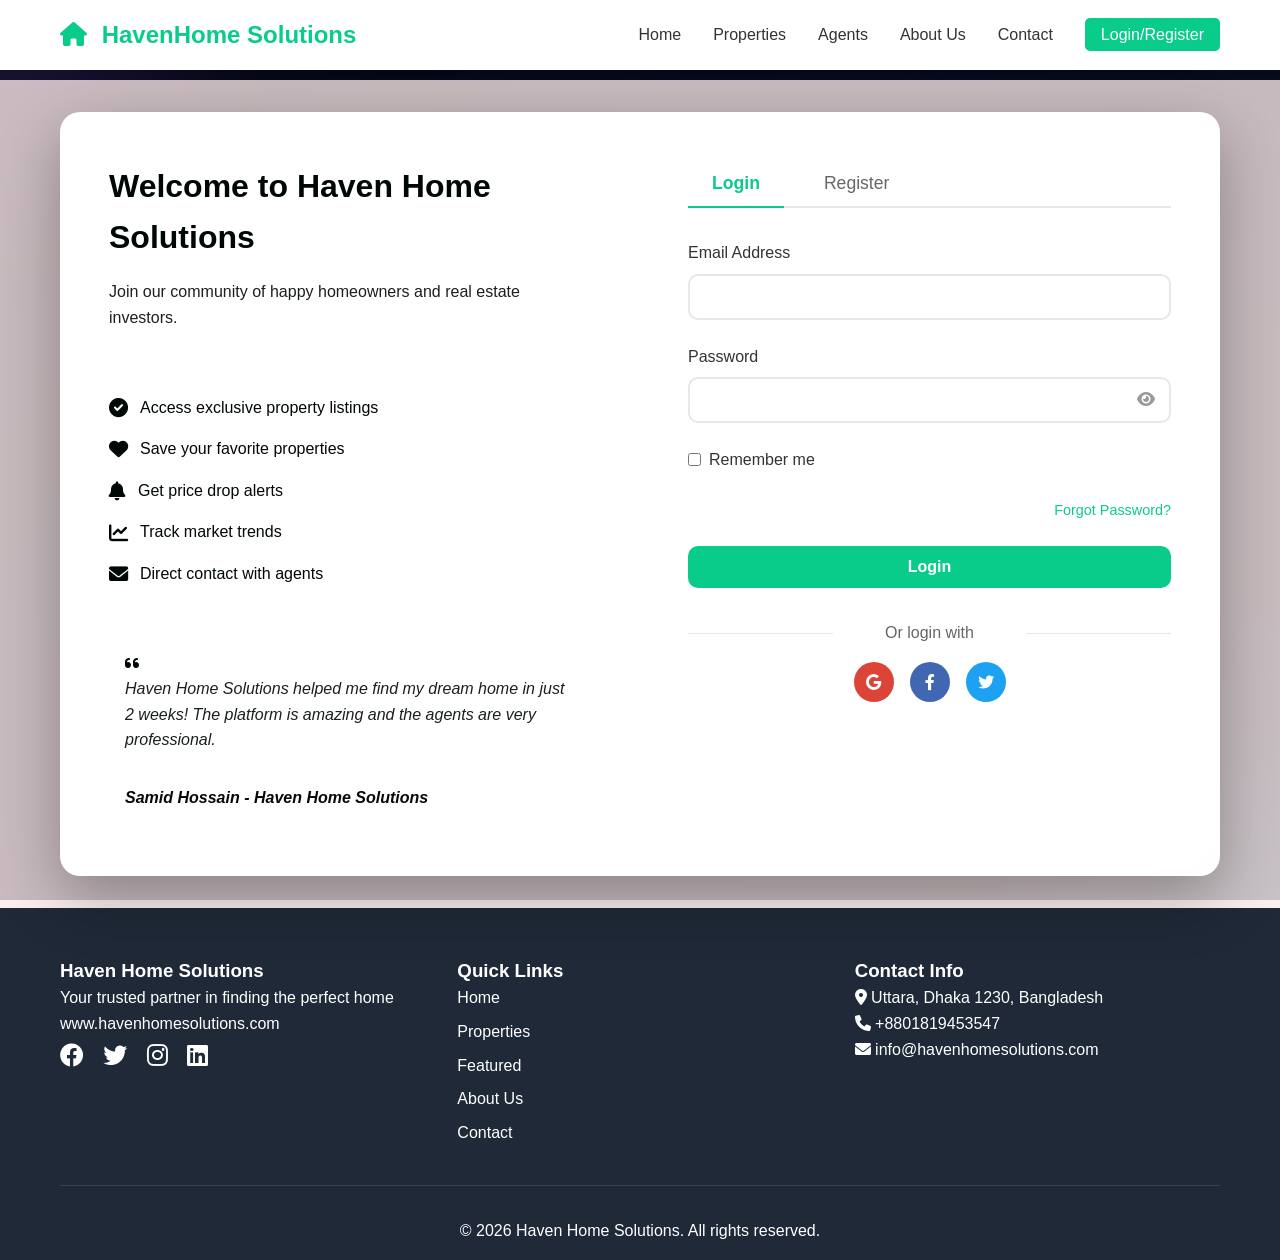
<file: admin-login.html>
<!DOCTYPE html>
<html lang="en">
<head>
    <meta charset="UTF-8">
    <meta name="viewport" content="width=device-width, initial-scale=1.0">
    <meta name="description" content="Access HavenHome Solutions admin and customer login, or register to manage property inquiries and account settings.">
    <meta name="keywords" content="HavenHome Solutions, login, register, real estate dashboard, property account">
    <meta name="author" content="HavenHome Solutions">
    <meta name="robots" content="index, follow">
    <link rel="canonical" href="https://www.havenhomesolutions.com/admin-login.html">
    <meta property="og:title" content="HavenHome Solutions Login/Register">
    <meta property="og:description" content="Sign in or register with HavenHome Solutions to manage property inquiries and agent contacts.">
    <meta property="og:url" content="https://www.havenhomesolutions.com/admin-login.html">
    <meta property="og:type" content="website">
    <meta property="og:image" content="https://images.unsplash.com/photo-1573497019414-5c177c1de7a5?auto=format&fit=crop&w=1950&q=80">
    <title>Login/Register - HavenHome Solutions</title>
    <link rel="stylesheet" href="style.css">
    <link href="https://cdnjs.cloudflare.com/ajax/libs/font-awesome/6.0.0/css/all.min.css" rel="stylesheet">
    <style>
        /* Auth Page Specific Styles */
        .auth-page {
            margin-top: 80px;
            min-height: calc(100vh - 80px);
            background: rgba(252, 234, 234, 0.788);
            display: flex;
            align-items: center;
            justify-content: center;
            padding: 2rem 0;
        }
        
        .auth-container {
            max-width: 1200px;
            width: 100%;
            margin: 0 auto;
            padding: 0 20px;
        }
        
        .auth-wrapper {
            background: white;
            border-radius: 20px;
            overflow: hidden;
            box-shadow: 0 20px 60px rgba(0,0,0,0.3);
            display: grid;
            grid-template-columns: 1fr 1fr;
            min-height: 600px;
            backdrop-filter: blur(20px);
            -webkit-backdrop-filter: blur(20px);
            border: 1px solid rgba(255, 255, 255, 0.2);
        }
        
        /* Left Side - Info Section */
        .auth-info {
          
            background:transparent;
            color: rgb(0, 8, 5);
            padding: 3rem;
            display: flex;
            flex-direction: column;
            justify-content: center;
        }
        
        .auth-info h2 {
            font-size: 2rem;
            margin-bottom: 1rem;
        }
        
        .auth-info p {
            font-size: 1rem;
            line-height: 1.6;
            margin-bottom: 2rem;
            opacity: 0.9;
        }
        
        .info-features {
            list-style: none;
            margin-top: 2rem;
        }
        
        .info-features li {
            margin-bottom: 1rem;
            display: flex;
            align-items: center;
            gap: 0.75rem;
        }
        
        .info-features i {
            font-size: 1.2rem;
        }
        
        .testimonial {
            margin-top: 2rem;
            padding: 1rem;
            background: rgba(255,255,255,0.1);
            border-radius: 10px;
            font-style: italic;
        }
        
        .testimonial-author {
            margin-top: 0.5rem;
            font-weight: bold;
            color: #080808;
        }
        
        /* Right Side - Forms */
        .auth-forms {
            padding: 3rem;
            background: rgba(255, 255, 255, 0.15);
            backdrop-filter: blur(10px);
            -webkit-backdrop-filter: blur(10px);
        }
        
        .form-tabs {
            display: flex;
            gap: 1rem;
            margin-bottom: 2rem;
            border-bottom: 2px solid #e5e7eb;
        }
        
        .tab-btn {
            background: none;
            border: none;
            padding: 0.75rem 1.5rem;
            font-size: 1.1rem;
            cursor: pointer;
            transition: all 0.3s;
            color: #666;
            position: relative;
        }
        
        .tab-btn.active {
            color: #09cc8b;
            font-weight: bold;
        }
        
        .tab-btn.active::after {
            content: '';
            position: absolute;
            bottom: -2px;
            left: 0;
            right: 0;
            height: 2px;
            background: #09cc8b;
        }
        
        .form-container {
            display: none;
            animation: fadeIn 0.5s ease;
        }
        
        .form-container.active {
            display: block;
        }
        
        @keyframes fadeIn {
            from {
                opacity: 0;
                transform: translateY(20px);
            }
            to {
                opacity: 1;
                transform: translateY(0);
            }
        }
        
        .form-group {
            margin-bottom: 1.5rem;
            position: relative;
        }
        
        .form-group label {
            display: block;
            margin-bottom: 0.5rem;
            color: #333;
            font-weight: 500;
        }
        
        .form-group input {
            width: 100%;
            padding: 0.75rem 1rem;
            border: 2px solid #e5e7eb;
            border-radius: 10px;
            font-size: 1rem;
            transition: all 0.3s;
        }
        
        .form-group input:focus {
            outline: none;
            border-color: #09cc8b;
            box-shadow: 0 0 0 3px rgba(9, 204, 139, 0.1);
        }
        
        .form-group input.error {
            border-color: #ef4444;
        }
        
        .error-message {
            color: #ef4444;
            font-size: 0.85rem;
            margin-top: 0.25rem;
            display: none;
        }
        
        .error-message.show {
            display: block;
        }
        
        .password-toggle {
            position: absolute;
            right: 1rem;
            top: 70%;
            transform: translateY(-50%);
            cursor: pointer;
            color: #999;
        }
        
        .checkbox-group {
            display: flex;
            align-items: center;
            gap: 0.5rem;
            margin-bottom: 1.5rem;
        }
        
        .checkbox-group input {
            width: auto;
            cursor: pointer;
        }
        
        .checkbox-group label {
            margin-bottom: 0;
            cursor: pointer;
            color: #333;
        }
        
        .forgot-password {
            text-align: right;
            margin-bottom: 1.5rem;
        }
        
        .forgot-password a {
            color: #09cc8b;
            text-decoration: none;
            font-size: 0.9rem;
        }
        
        .submit-btn {
            width: 100%;
            padding: 0.75rem;
            background: #09cc8b;
            color: white;
            border: none;
            border-radius: 10px;
            font-size: 1rem;
            font-weight: bold;
            cursor: pointer;
            transition: all 0.3s;
        }
        
        .submit-btn:hover {
            background: #07b377;
            transform: translateY(-2px);
            box-shadow: 0 5px 15px rgba(9, 204, 139, 0.3);
        }
        
        .submit-btn:disabled {
            background: #9ca3af;
            cursor: not-allowed;
            transform: none;
        }
        
        .social-login {
            margin-top: 2rem;
            text-align: center;
        }
        
        .social-login p {
            color: #666;
            margin-bottom: 1rem;
            position: relative;
        }
        
        .social-login p::before,
        .social-login p::after {
            content: '';
            position: absolute;
            top: 50%;
            width: 30%;
            height: 1px;
            background: #e5e7eb;
        }
        
        .social-login p::before {
            left: 0;
        }
        
        .social-login p::after {
            right: 0;
        }
        
        .social-icons {
            display: flex;
            justify-content: center;
            gap: 1rem;
        }
        
        .social-icon {
            width: 40px;
            height: 40px;
            border-radius: 50%;
            display: flex;
            align-items: center;
            justify-content: center;
            transition: all 0.3s;
            text-decoration: none;
            color: white;
        }
        
        .social-icon.google {
            background: #db4437;
        }
        
        .social-icon.facebook {
            background: #4267b2;
        }
        
        .social-icon.twitter {
            background: #1da1f2;
        }
        
        .social-icon:hover {
            transform: translateY(-3px);
            box-shadow: 0 5px 15px rgba(0,0,0,0.2);
        }
        
        /* Alert Messages */
        .alert {
            padding: 1rem;
            border-radius: 10px;
            margin-bottom: 1rem;
            animation: slideIn 0.3s ease;
        }
        
        .alert-success {
            background: #d1fae5;
            color: #065f46;
            border: 1px solid #a7f3d0;
        }
        
        .alert-error {
            background: #fee2e2;
            color: #991b1b;
            border: 1px solid #fecaca;
        }
        
        .alert-info {
            background: #dbeafe;
            color: #1e40af;
            border: 1px solid #bfdbfe;
        }
        
        @keyframes slideIn {
            from {
                transform: translateY(-20px);
                opacity: 0;
            }
            to {
                transform: translateY(0);
                opacity: 1;
            }
        }
        
        /* Loading Spinner */
        .spinner {
            display: inline-block;
            width: 16px;
            height: 16px;
            border: 2px solid white;
            border-top-color: transparent;
            border-radius: 50%;
            animation: spin 0.6s linear infinite;
            margin-right: 0.5rem;
        }
        
        @keyframes spin {
            to { transform: rotate(360deg); }
        }
        
        /* Responsive */
        @media (max-width: 768px) {
            .auth-wrapper {
                grid-template-columns: 1fr;
            }
            
            .auth-info {
                padding: 2rem;
                text-align: center;
            }
            
            .info-features {
                text-align: left;
            }
            
            .auth-forms {
                padding: 2rem;
            }
            
            .form-tabs {
                justify-content: center;
            }
        }
        
        /* Password Strength Indicator */
        .password-strength {
            margin-top: 0.5rem;
            height: 4px;
            background: #e5e7eb;
            border-radius: 2px;
            overflow: hidden;
        }
        
        .strength-bar {
            height: 100%;
            width: 0;
            transition: width 0.3s, background 0.3s;
        }
        
        .strength-text {
            font-size: 0.75rem;
            margin-top: 0.25rem;
            color: #666;
        }
    </style>
</head>
<body>
    <!-- Navigation Bar -->
    <nav class="navbar">
        <div class="container">
            <div class="logo">
                <i class="fas fa-home"></i>
                <span>HavenHome Solutions</span>
            </div>
            <ul class="nav-menu">
                <li><a href="index.html">Home</a></li>
                <li><a href="properties.html">Properties</a></li>
                <li><a href="agent.html">Agents</a></li>
                <li><a href="about.html">About Us</a></li>
                <li><a href="contact.html">Contact</a></li>
                <li><a href="admin-login.html" class="login-btn active">Login/Register</a></li>
            </ul>
            <div class="hamburger">
                <span></span>
                <span></span>
                <span></span>
            </div>
        </div>
    </nav>

    <!-- Auth Page Content -->
    <div class="auth-page">
        <div class="auth-container">
            <div class="auth-wrapper">
                <!-- Left Side - Information -->
                <div class="auth-info">
                    <h2>Welcome to Haven Home Solutions</h2>
                    <p>Join our community of happy homeowners and real estate investors.</p>
                    
                    <ul class="info-features">
                        <li><i class="fas fa-check-circle"></i> Access exclusive property listings</li>
                        <li><i class="fas fa-heart"></i> Save your favorite properties</li>
                        <li><i class="fas fa-bell"></i> Get price drop alerts</li>
                        <li><i class="fas fa-chart-line"></i> Track market trends</li>
                        <li><i class="fas fa-envelope"></i> Direct contact with agents</li>
                    </ul>
                    
                    <div class="testimonial">
                        <i class="fas fa-quote-left"></i>
                        <p>Haven Home Solutions helped me find my dream home in just 2 weeks! The platform is amazing and the agents are very professional.</p>
                        <div class="testimonial-author">Samid Hossain - Haven Home Solutions</div>
                    </div>
                </div>
                
                <!-- Right Side - Forms -->
                <div class="auth-forms">
                    <div class="form-tabs">
                        <button class="tab-btn active" data-form="login">Login</button>
                        <button class="tab-btn" data-form="register">Register</button>
                    </div>
                    
                    <!-- Login Form -->
                    <div id="loginForm" class="form-container active">
                        <form id="login">
                            <div class="form-group">
                                <label for="loginEmail">Email Address</label>
                                <input type="email" id="loginEmail" name="email" required>
                                <div class="error-message" id="loginEmailError">Please enter a valid email</div>
                            </div>
                            
                            <div class="form-group">
                                <label for="loginPassword">Password</label>
                                <input type="password" id="loginPassword" name="password" required>
                                <i class="fas fa-eye password-toggle" onclick="togglePassword('loginPassword', this)"></i>
                                <div class="error-message" id="loginPasswordError">Password is required</div>
                            </div>
                            
                            <div class="checkbox-group">
                                <input type="checkbox" id="rememberMe">
                                <label for="rememberMe">Remember me</label>
                            </div>
                            
                            <div class="forgot-password">
                                <a href="#" onclick="showForgotPassword()">Forgot Password?</a>
                            </div>
                            
                            <button type="submit" class="submit-btn">Login</button>
                        </form>
                        
                        <div class="social-login">
                            <p>Or login with</p>
                            <div class="social-icons">
                                <a href="#" class="social-icon google" onclick="socialLogin('google')">
                                    <i class="fab fa-google"></i>
                                </a>
                                <a href="#" class="social-icon facebook" onclick="socialLogin('facebook')">
                                    <i class="fab fa-facebook-f"></i>
                                </a>
                                <a href="#" class="social-icon twitter" onclick="socialLogin('twitter')">
                                    <i class="fab fa-twitter"></i>
                                </a>
                            </div>
                        </div>
                    </div>
                    
                    <!-- Register Form -->
                    <div id="registerForm" class="form-container">
                        <form id="register">
                            <div class="form-group">
                                <label for="regName">Full Name</label>
                                <input type="text" id="regName" name="name" required>
                                <div class="error-message" id="regNameError">Please enter your full name</div>
                            </div>
                            
                            <div class="form-group">
                                <label for="regEmail">Email Address</label>
                                <input type="email" id="regEmail" name="email" required>
                                <div class="error-message" id="regEmailError">Please enter a valid email</div>
                            </div>
                            
                            <div class="form-group">
                                <label for="regPhone">Phone Number (Optional)</label>
                                <input type="tel" id="regPhone" name="phone">
                            </div>
                            
                            <div class="form-group">
                                <label for="regPassword">Password</label>
                                <input type="password" id="regPassword" name="password" required>
                                <i class="fas fa-eye password-toggle" onclick="togglePassword('regPassword', this)"></i>
                                <div class="password-strength">
                                    <div class="strength-bar" id="strengthBar"></div>
                                </div>
                                <div class="strength-text" id="strengthText"></div>
                                <div class="error-message" id="regPasswordError">Password must be at least 6 characters</div>
                            </div>
                            
                            <div class="form-group">
                                <label for="regConfirmPassword">Confirm Password</label>
                                <input type="password" id="regConfirmPassword" required>
                                <i class="fas fa-eye password-toggle" onclick="togglePassword('regConfirmPassword', this)"></i>
                                <div class="error-message" id="regConfirmError">Passwords do not match</div>
                            </div>
                            
                            <div class="checkbox-group">
                                <input type="checkbox" id="termsCheckbox" required>
                                <label for="termsCheckbox">I agree to the <a href="#" onclick="showTerms()">Terms of Service</a> and <a href="#" onclick="showPrivacy()">Privacy Policy</a></label>
                            </div>
                            
                            <button type="submit" class="submit-btn">Create Account</button>
                        </form>
                        
                        <div class="social-login">
                            <p>Or sign up with</p>
                            <div class="social-icons">
                                <a href="#" class="social-icon google" onclick="socialLogin('google')">
                                    <i class="fab fa-google"></i>
                                </a>
                                <a href="#" class="social-icon facebook" onclick="socialLogin('facebook')">
                                    <i class="fab fa-facebook-f"></i>
                                </a>
                                <a href="#" class="social-icon twitter" onclick="socialLogin('twitter')">
                                    <i class="fab fa-twitter"></i>
                                </a>
                            </div>
                        </div>
                    </div>
                </div>
            </div>
        </div>
    </div>
    
    <!-- Forgot Password Modal -->
    <div id="forgotModal" style="display:none; position: fixed; top: 0; left: 0; width: 100%; height: 100%; background: rgba(0,0,0,0.5); z-index: 3000; align-items: center; justify-content: center;">
        <div style="background: rgba(255, 255, 255, 0.25); backdrop-filter: blur(20px); -webkit-backdrop-filter: blur(20px); border: 1px solid rgba(255, 255, 255, 0.2); max-width: 400px; margin: 20px; padding: 2rem; border-radius: 15px; animation: slideIn 0.3s ease; box-shadow: 0 20px 60px rgba(0,0,0,0.3);">
            <h3>Reset Password</h3>
            <p>Enter your email address and we'll send you a link to reset your password.</p>
            <input type="email" id="resetEmail" placeholder="Email Address" style="width: 100%; padding: 0.75rem; margin: 1rem 0; border: 2px solid #e5e7eb; border-radius: 10px;">
            <button onclick="sendResetLink()" style="width: 100%; padding: 0.75rem; background: #09cc8b; color: white; border: none; border-radius: 10px; cursor: pointer;">Send Reset Link</button>
            <button onclick="closeForgotModal()" style="width: 100%; margin-top: 0.5rem; padding: 0.75rem; background: #e5e7eb; border: none; border-radius: 10px; cursor: pointer;">Cancel</button>
        </div>
    </div>

    <!-- Footer -->
    <footer class="footer">
        <div class="container">
            <div class="footer-content">
                <div class="footer-section">
                    <h3>Haven Home Solutions</h3>
                    <p>Your trusted partner in finding the perfect home</p>
                    <p><a href="https://www.havenhomesolutions.com" target="_blank" rel="noopener">www.havenhomesolutions.com</a></p>
                    <div class="social-links">
                        <a href="#"><i class="fab fa-facebook"></i></a>
                        <a href="#"><i class="fab fa-twitter"></i></a>
                        <a href="#"><i class="fab fa-instagram"></i></a>
                        <a href="#"><i class="fab fa-linkedin"></i></a>
                    </div>
                </div>
                <div class="footer-section">
                    <h3>Quick Links</h3>
                    <ul>
                        <li><a href="index.html">Home</a></li>
                        <li><a href="properties.html">Properties</a></li>
                        <li><a href="featured-properties.html">Featured</a></li>
                        <li><a href="about.html">About Us</a></li>
                        <li><a href="contact.html">Contact</a></li>
                    </ul>
                </div>
                <div class="footer-section">
                    <h3>Contact Info</h3>
                    <p><i class="fas fa-map-marker-alt"></i> Uttara, Dhaka 1230, Bangladesh</p>
                    <p><i class="fas fa-phone"></i> +8801819453547</p>
                    <p><i class="fas fa-envelope"></i> info@havenhomesolutions.com</p>
                </div>
            </div>
            <div class="footer-bottom">
                <p>&copy; 2026 Haven Home Solutions. All rights reserved.</p>
            </div>
        </div>
    </footer>

    <script>
        // API Configuration
        const API_URL = 'http://localhost:5000/api';
        
        // Toggle password visibility
        function togglePassword(inputId, element) {
            const input = document.getElementById(inputId);
            if (input.type === 'password') {
                input.type = 'text';
                element.classList.remove('fa-eye');
                element.classList.add('fa-eye-slash');
            } else {
                input.type = 'password';
                element.classList.remove('fa-eye-slash');
                element.classList.add('fa-eye');
            }
        }
        
        // Password strength checker
        function checkPasswordStrength(password) {
            let strength = 0;
            let message = '';
            let color = '#e5e7eb';
            
            if (password.length >= 6) strength++;
            if (password.length >= 10) strength++;
            if (password.match(/[a-z]/) && password.match(/[A-Z]/)) strength++;
            if (password.match(/\d/)) strength++;
            if (password.match(/[^a-zA-Z\d]/)) strength++;
            
            const bar = document.getElementById('strengthBar');
            const text = document.getElementById('strengthText');
            
            switch(strength) {
                case 0:
                case 1:
                    message = 'Weak';
                    color = '#ef4444';
                    break;
                case 2:
                    message = 'Fair';
                    color = '#f59e0b';
                    break;
                case 3:
                    message = 'Good';
                    color = '#10b981';
                    break;
                case 4:
                case 5:
                    message = 'Strong';
                    color = '#059669';
                    break;
            }
            
            if (password.length === 0) {
                message = '';
                color = '#e5e7eb';
            }
            
            bar.style.width = `${(strength / 5) * 100}%`;
            bar.style.background = color;
            text.textContent = message;
            text.style.color = color;
        }
        
        // Show alert message
        function showAlert(message, type, containerId) {
            const container = document.getElementById(containerId);
            const alertDiv = document.createElement('div');
            alertDiv.className = `alert alert-${type}`;
            alertDiv.innerHTML = message;
            
            // Remove existing alerts
            const existingAlerts = container.querySelectorAll('.alert');
            existingAlerts.forEach(alert => alert.remove());
            
            container.insertBefore(alertDiv, container.firstChild);
            
            setTimeout(() => {
                alertDiv.remove();
            }, 5000);
        }
        
        // Validate email
        function validateEmail(email) {
            return /^[^\s@]+@[^\s@]+\.[^\s@]+$/.test(email);
        }
        
        // Login form submission
        document.getElementById('login')?.addEventListener('submit', async (e) => {
            e.preventDefault();
            
            const email = document.getElementById('loginEmail').value;
            const password = document.getElementById('loginPassword').value;
            const rememberMe = document.getElementById('rememberMe').checked;
            
            // Reset errors
            document.querySelectorAll('#loginForm .error-message').forEach(el => el.classList.remove('show'));
            
            let isValid = true;
            
            if (!validateEmail(email)) {
                document.getElementById('loginEmailError').classList.add('show');
                isValid = false;
            }
            
            if (!password) {
                document.getElementById('loginPasswordError').classList.add('show');
                isValid = false;
            }
            
            if (!isValid) return;
            
            // Show loading state
            const submitBtn = e.target.querySelector('.submit-btn');
            const originalText = submitBtn.innerHTML;
            submitBtn.innerHTML = '<span class="spinner"></span> Logging in...';
            submitBtn.disabled = true;
            
            try {
                // Attempt to login with backend
                const response = await fetch(`${API_URL}/auth/login`, {
                    method: 'POST',
                    headers: { 'Content-Type': 'application/json' },
                    body: JSON.stringify({ email, password })
                });
                
                if (response.ok) {
                    const data = await response.json();
                    
                    // Store token and user data
                    localStorage.setItem('token', data.token);
                    localStorage.setItem('user', JSON.stringify(data.user));
                    
                    if (rememberMe) {
                        localStorage.setItem('rememberMe', 'true');
                    }
                    
                    showAlert('Login successful! Redirecting...', 'success', 'loginForm');
                    
                    // Redirect based on user role
                    setTimeout(() => {
                        if (data.user.role === 'admin') {
                            window.location.href = 'admin-dashboard.html';
                        } else {
                            window.location.href = 'index.html';
                        }
                    }, 1500);
                } else {
                    const error = await response.json();
                    showAlert(error.message || 'Invalid email or password', 'error', 'loginForm');
                }
            } catch (error) {
                // Demo mode - simulate successful login
                console.log('Backend not available, using demo mode');
                
                // Demo credentials check
                if (email === 'demo@havenhomesolutions.com' && password === 'demo123') {
                    const demoUser = {
                        id: 'demo123',
                        name: 'Demo User',
                        email: email,
                        role: 'user'
                    };
                    localStorage.setItem('token', 'demo-token-123');
                    localStorage.setItem('user', JSON.stringify(demoUser));
                    
                    showAlert('Demo login successful! Redirecting...', 'success', 'loginForm');
                    setTimeout(() => {
                        window.location.href = 'index.html';
                    }, 1500);
                } else if (email === 'admin@havenhomesolutions.com' && password === 'admin123') {
                    const adminUser = {
                        id: 'admin123',
                        name: 'Admin User',
                        email: email,
                        role: 'admin'
                    };
                    localStorage.setItem('token', 'admin-token-123');
                    localStorage.setItem('user', JSON.stringify(adminUser));
                    
                    showAlert('Admin login successful! Redirecting...', 'success', 'loginForm');
                    setTimeout(() => {
                        window.location.href = 'admin-dashboard.html';
                    }, 1500);
                } else {
                    showAlert('Invalid email or password. Demo: demo@havenhomesolutions.com / demo123', 'error', 'loginForm');
                }
            } finally {
                submitBtn.innerHTML = originalText;
                submitBtn.disabled = false;
            }
        });
        
        // Register form submission
        document.getElementById('register')?.addEventListener('submit', async (e) => {
            e.preventDefault();
            
            const fullName = document.getElementById('regName').value;
            const nameParts = fullName.trim().split(' ');
            const firstName = nameParts[0] || '';
            const lastName = nameParts.slice(1).join(' ') || '';
            const email = document.getElementById('regEmail').value;
            const phone = document.getElementById('regPhone').value;
            const password = document.getElementById('regPassword').value;
            const confirmPassword = document.getElementById('regConfirmPassword').value;
            const termsAccepted = document.getElementById('termsCheckbox').checked;
            
            // Reset errors
            document.querySelectorAll('#registerForm .error-message').forEach(el => el.classList.remove('show'));
            
            let isValid = true;
            
            if (!fullName) {
                document.getElementById('regNameError').classList.add('show');
                isValid = false;
            }
            
            if (!validateEmail(email)) {
                document.getElementById('regEmailError').classList.add('show');
                isValid = false;
            }
            
            if (password.length < 6) {
                document.getElementById('regPasswordError').classList.add('show');
                isValid = false;
            }
            
            if (password !== confirmPassword) {
                document.getElementById('regConfirmError').classList.add('show');
                isValid = false;
            }
            
            if (!termsAccepted) {
                showAlert('Please accept the Terms of Service and Privacy Policy', 'error', 'registerForm');
                isValid = false;
            }
            
            if (!isValid) return;
            
            // Show loading state
            const submitBtn = e.target.querySelector('.submit-btn');
            const originalText = submitBtn.innerHTML;
            submitBtn.innerHTML = '<span class="spinner"></span> Creating account...';
            submitBtn.disabled = true;
            
            try {
                // Attempt to register with backend
                const response = await fetch(`${API_URL}/auth/register`, {
                    method: 'POST',
                    headers: { 'Content-Type': 'application/json' },
                    body: JSON.stringify({ email, password, firstName, lastName, phone })
                });
                
                if (response.ok) {
                    const data = await response.json();
                    
                    // Store token and user data
                    localStorage.setItem('token', data.token);
                    localStorage.setItem('user', JSON.stringify(data.user));
                    
                    showAlert('Registration successful! Logging you in...', 'success', 'registerForm');
                    
                    // Redirect to home page after 2 seconds
                    setTimeout(() => {
                        window.location.href = 'index.html';
                    }, 2000);
                } else {
                    const error = await response.json();
                    showAlert(error.message || 'Registration failed', 'error', 'registerForm');
                }
            } catch (error) {
                // Demo mode - simulate successful registration
                console.log('Backend not available, using demo mode');
                showAlert('Demo registration successful! You can now login.', 'success', 'registerForm');
                
                setTimeout(() => {
                    document.querySelector('.tab-btn[data-form="login"]').click();
                    document.getElementById('loginEmail').value = email;
                }, 2000);
            } finally {
                submitBtn.innerHTML = originalText;
                submitBtn.disabled = false;
            }
        });
        
        // Tab switching
        document.querySelectorAll('.tab-btn').forEach(btn => {
            btn.addEventListener('click', () => {
                const formType = btn.dataset.form;
                
                // Update active tab
                document.querySelectorAll('.tab-btn').forEach(b => b.classList.remove('active'));
                btn.classList.add('active');
                
                // Show corresponding form
                document.querySelectorAll('.form-container').forEach(form => form.classList.remove('active'));
                document.getElementById(`${formType}Form`).classList.add('active');
            });
        });
        
        // Password strength checker
        document.getElementById('regPassword')?.addEventListener('input', (e) => {
            checkPasswordStrength(e.target.value);
        });
        
        // Real-time password match check
        document.getElementById('regConfirmPassword')?.addEventListener('input', (e) => {
            const password = document.getElementById('regPassword').value;
            const confirmPassword = e.target.value;
            const errorEl = document.getElementById('regConfirmError');
            
            if (password !== confirmPassword && confirmPassword.length > 0) {
                errorEl.classList.add('show');
            } else {
                errorEl.classList.remove('show');
            }
        });
        
        // Forgot password modal
        function showForgotPassword() {
            document.getElementById('forgotModal').style.display = 'flex';
        }
        
        function closeForgotModal() {
            document.getElementById('forgotModal').style.display = 'none';
        }
        
        function sendResetLink() {
            const email = document.getElementById('resetEmail').value;
            if (!validateEmail(email)) {
                alert('Please enter a valid email address');
                return;
            }
            
            // Simulate sending reset link
            alert(`Password reset link has been sent to ${email}`);
            closeForgotModal();
        }
        
        // Social login simulation
        function socialLogin(provider) {
            showAlert(`Connecting with ${provider}...`, 'info', document.querySelector('.form-container.active').id);
            
            setTimeout(() => {
                const demoUser = {
                    id: 'social123',
                    name: `${provider} User`,
                    email: `user@${provider}.com`,
                    role: 'user'
                };
                localStorage.setItem('token', 'social-token-123');
                localStorage.setItem('user', JSON.stringify(demoUser));
                window.location.href = 'index.html';
            }, 1500);
        }
        
        function showTerms() {
            alert('Terms of Service:\n1. Use of the platform is subject to our terms.\n2. All property listings are verified.\n3. User data is protected by privacy laws.\n\nFull terms available on request.');
        }
        
        function showPrivacy() {
            alert('Privacy Policy:\nWe value your privacy. Your personal information is secure and will never be shared with third parties without your consent.');
        }
        
        // Check if user is already logged in
        function checkAuth() {
            const token = localStorage.getItem('token');
            const user = JSON.parse(localStorage.getItem('user'));
            
            if (token && user) {
                // Redirect to appropriate page
                if (window.location.pathname.includes('admin-login.html')) {
                    if (user.role === 'admin') {
                        window.location.href = 'admin-dashboard.html';
                    } else {
                        window.location.href = 'index.html';
                    }
                }
            }
        }
        
        // Initialize page
        document.addEventListener('DOMContentLoaded', () => {
            checkAuth();
            
            // Add animation to auth wrapper
            const wrapper = document.querySelector('.auth-wrapper');
            if (wrapper) {
                wrapper.style.opacity = '0';
                wrapper.style.transform = 'translateY(20px)';
                setTimeout(() => {
                    wrapper.style.transition = 'all 0.5s ease';
                    wrapper.style.opacity = '1';
                    wrapper.style.transform = 'translateY(0)';
                }, 100);
            }
        });
        
        // Mobile menu toggle
        const hamburger = document.querySelector('.hamburger');
        const navMenu = document.querySelector('.nav-menu');
        
        hamburger?.addEventListener('click', () => {
            hamburger.classList.toggle('active');
            navMenu.classList.toggle('active');
        });
        
        // Close modal when clicking outside
        window.onclick = function(event) {
            const modal = document.getElementById('forgotModal');
            if (event.target === modal) {
                closeForgotModal();
            }
        }
    </script>
</body>
</html>
</file>
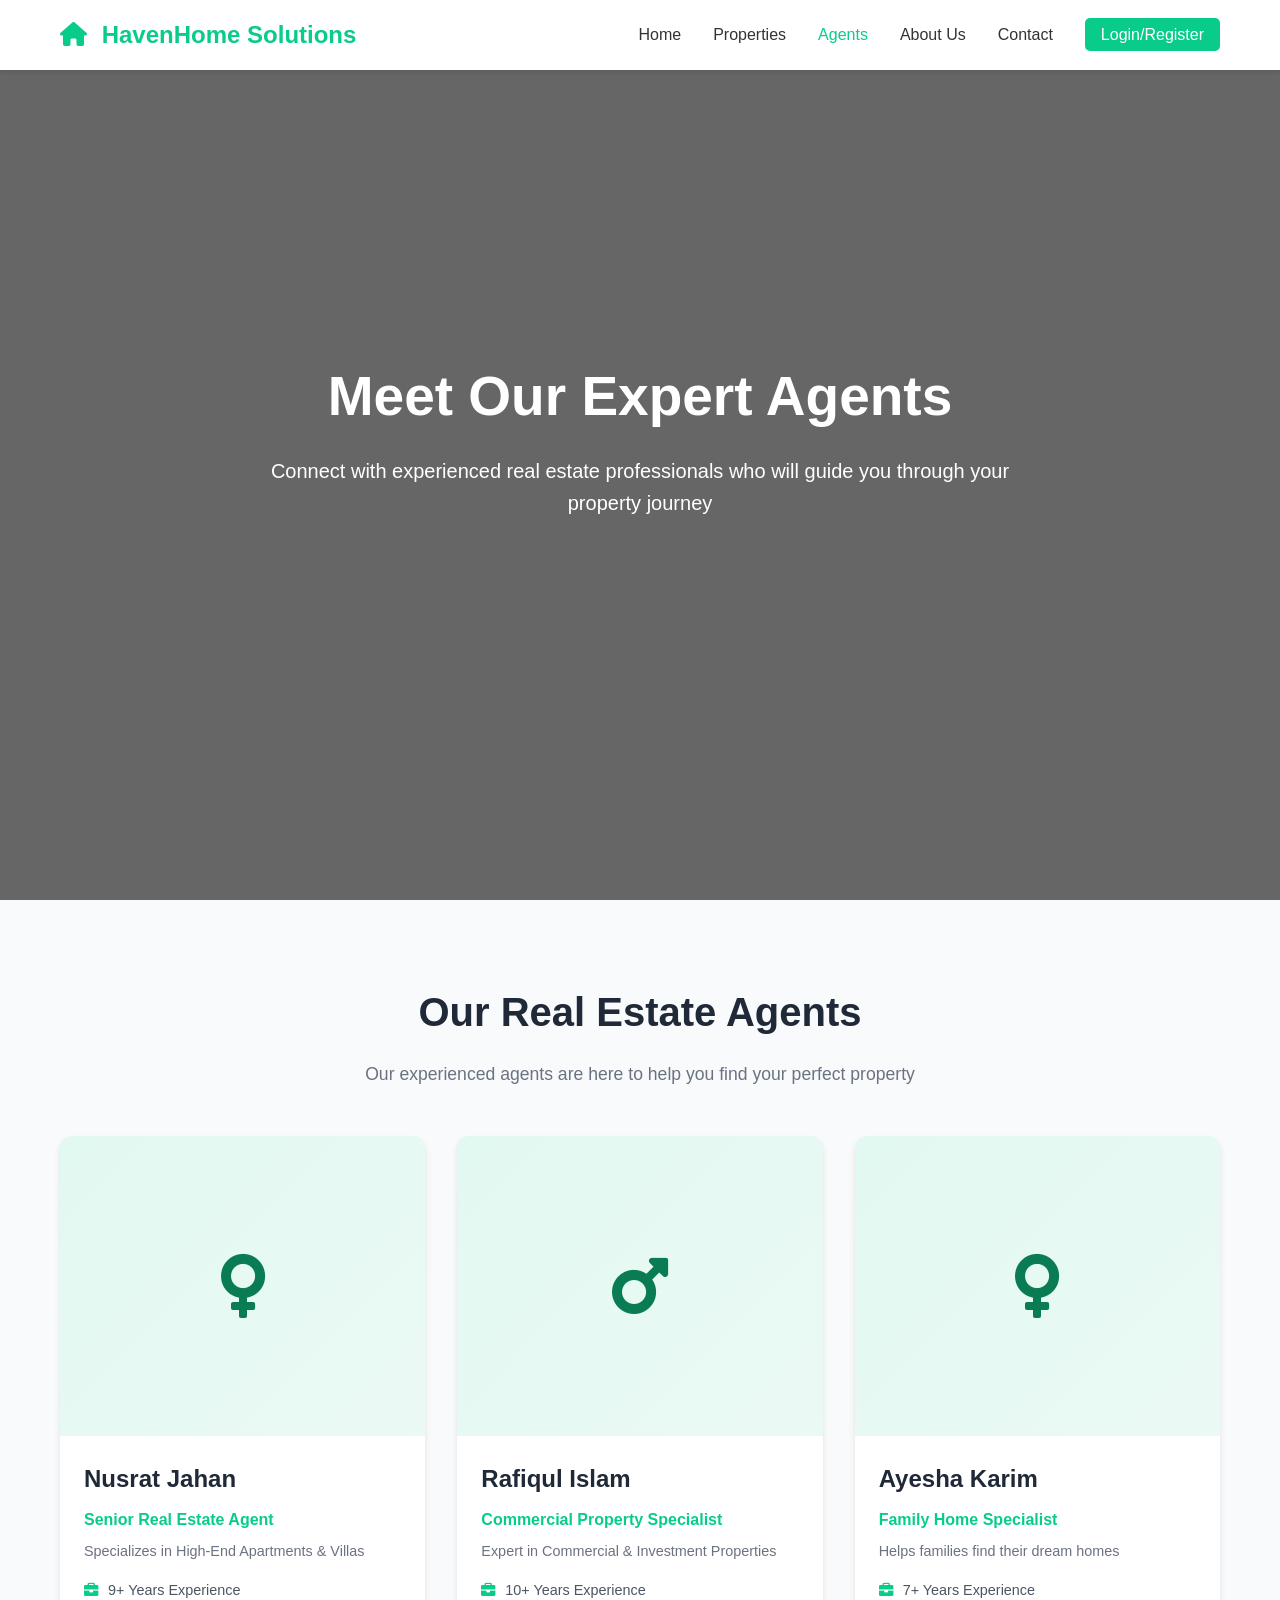
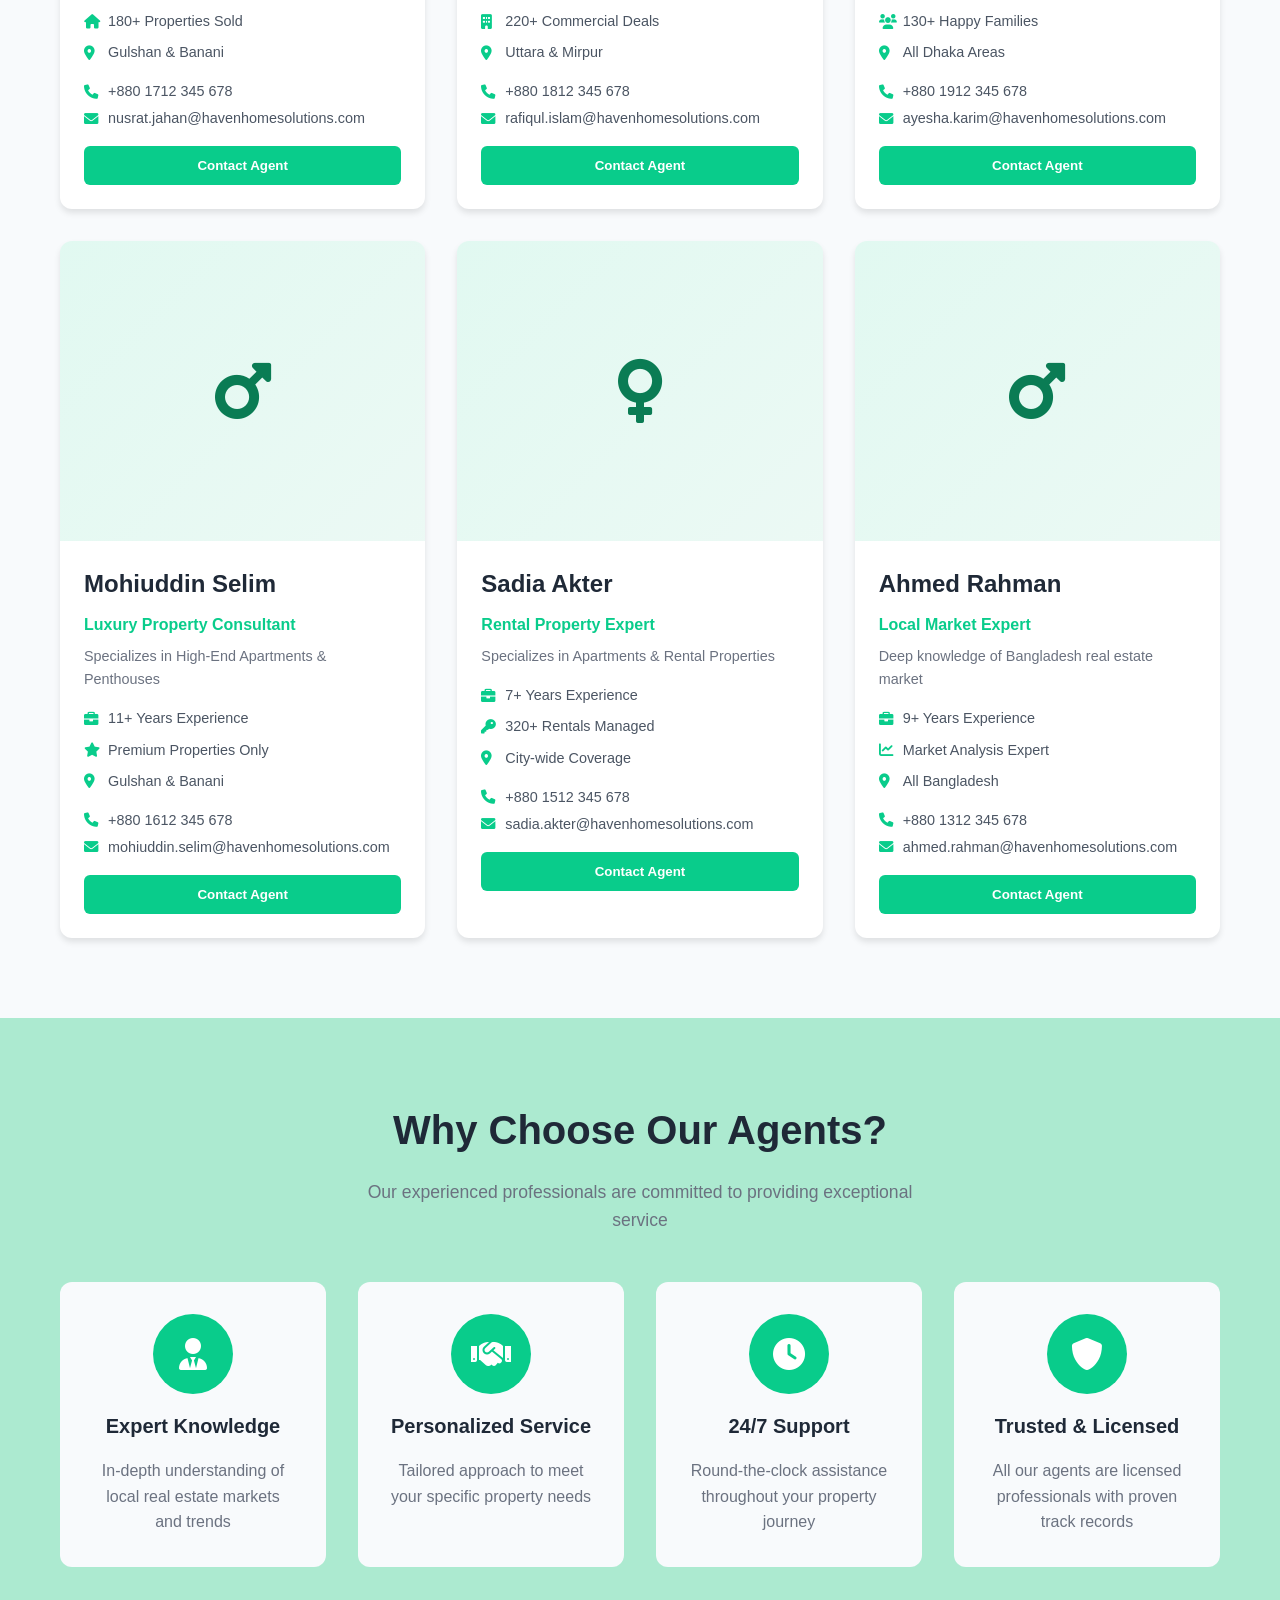
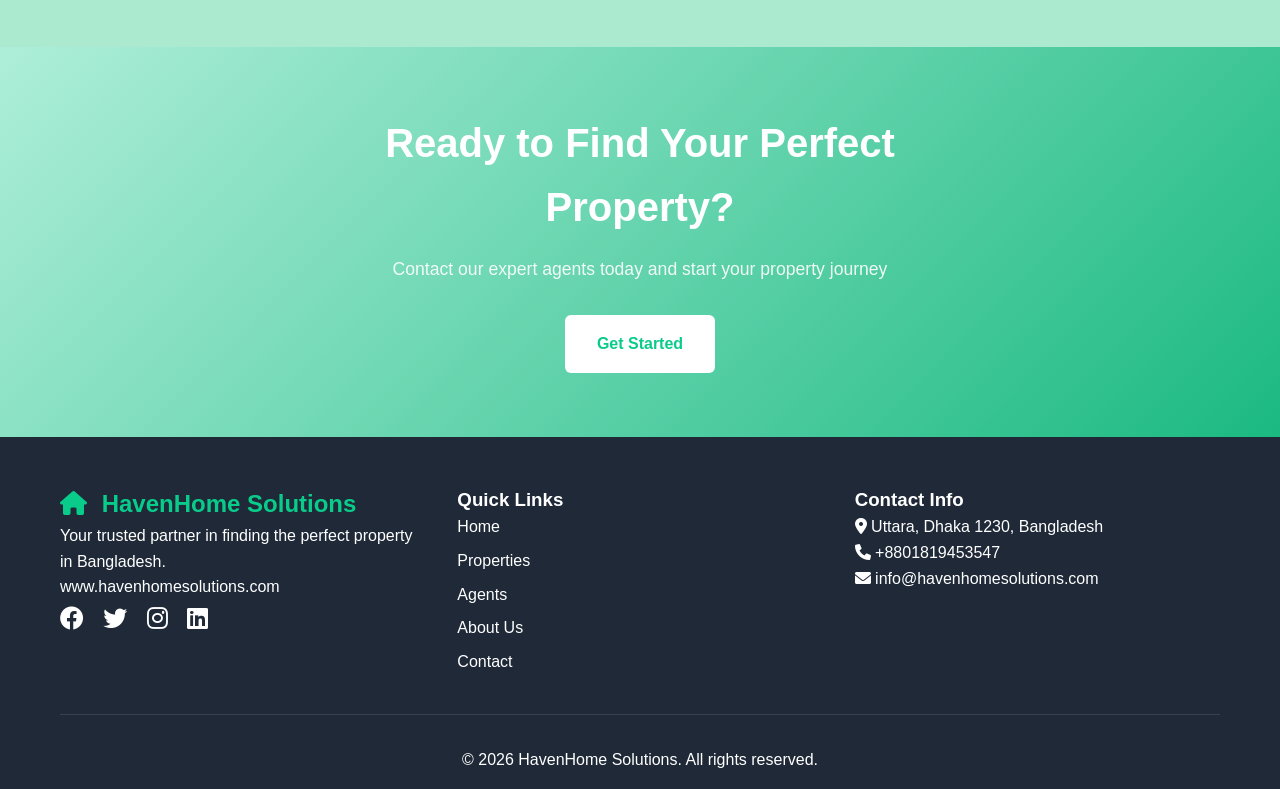
<file: agent.html>
<!DOCTYPE html>
<html lang="en">
<head>
    <meta charset="UTF-8">
    <meta name="viewport" content="width=device-width, initial-scale=1.0">
    <meta name="description" content="Meet the HavenHome Solutions agent team, ready to help you buy, sell, or invest in Bangladesh real estate.">
    <meta name="keywords" content="HavenHome Solutions, real estate agents, Bangladesh, property advisors, home buyers">
    <meta name="author" content="HavenHome Solutions">
    <meta name="robots" content="index, follow">
    <link rel="canonical" href="https://www.havenhomesolutions.com/agent.html">
    <meta property="og:title" content="HavenHome Solutions Agents — Trusted Property Experts">
    <meta property="og:description" content="Find experienced real estate agents from HavenHome Solutions to support your property journey in Bangladesh.">
    <meta property="og:url" content="https://www.havenhomesolutions.com/agent.html">
    <meta property="og:type" content="website">
    <meta property="og:image" content="https://images.unsplash.com/photo-1560472354-b33ff0c44a43?ixlib=rb-4.0.3">
    <title>Our Real Estate Agents - HavenHome Solutions</title>
    <link rel="stylesheet" href="style.css">
    <link href="https://cdnjs.cloudflare.com/ajax/libs/font-awesome/6.0.0/css/all.min.css" rel="stylesheet">
    <style>
        body {
            background: transparent;
            min-height: 100vh;
        }
    </style>
</head>
<body>
    <!-- Navigation Bar -->
    <nav class="navbar">
        <div class="container">
            <div class="logo">
                <i class="fas fa-home"></i>
                <span>HavenHome Solutions</span>
            </div>
            <ul class="nav-menu">
                <li><a href="index.html">Home</a></li>
                <li><a href="properties.html">Properties</a></li>
                <li><a href="agent.html" class="active">Agents</a></li>
                <li><a href="about.html">About Us</a></li>
                <li><a href="contact.html">Contact</a></li>
                <li><a href="admin-login.html" class="login-btn">Login/Register</a></li>
            </ul>

            <div class="hamburger">
                <span></span>
                <span></span>
                <span></span>
            </div>
        </div>
    </nav>

    <!-- Hero Section -->
    <section class="hero" style="background: linear-gradient(rgba(0,0,0,0.6), rgba(0,0,0,0.6)), url('https://images.unsplash.com/photo-1560472354-b33ff0c44a43?ixlib=rb-4.0.3'); background-size: cover; background-position: center;">
        <div class="hero-content">
            <h1>Meet Our Expert Agents</h1>
            <p>Connect with experienced real estate professionals who will guide you through your property journey</p>
        </div>
    </section>

    <!-- Agents Section -->
    <section class="agents-section">
        <div class="container">
            <div class="section-header">
                <h2>Our Real Estate Agents</h2>
                <p>Our experienced agents are here to help you find your perfect property</p>
            </div>

            <div class="agents-grid">
                <!-- Agent 1 -->
                <div class="agent-card">
                    <div class="agent-image">
                        <div class="agent-icon"><i class="fas fa-venus"></i></div>
                        <div class="agent-overlay">
                            <div class="agent-contact">
                                <a href="tel:+8801712345678" class="contact-btn">
                                    <i class="fas fa-phone"></i>
                                </a>
                                <a href="mailto:nusrat.jahan@havenhomesolutions.com" class="contact-btn">
                                    <i class="fas fa-envelope"></i>
                                </a>
                                <a href="https://wa.me/8801712345678" class="contact-btn">
                                    <i class="fab fa-whatsapp"></i>
                                </a>
                            </div>
                        </div>
                    </div>
                    <div class="agent-info">
                        <h3>Nusrat Jahan</h3>
                        <p class="agent-title">Senior Real Estate Agent</p>
                        <p class="agent-specialty">Specializes in High-End Apartments & Villas</p>
                        <div class="agent-details">
                            <div class="detail-item">
                                <i class="fas fa-briefcase"></i>
                                <span>9+ Years Experience</span>
                            </div>
                            <div class="detail-item">
                                <i class="fas fa-home"></i>
                                <span>180+ Properties Sold</span>
                            </div>
                            <div class="detail-item">
                                <i class="fas fa-map-marker-alt"></i>
                                <span>Gulshan & Banani</span>
                            </div>
                        </div>
                        <div class="agent-contact-info">
                            <p><i class="fas fa-phone"></i> +880 1712 345 678</p>
                            <p><i class="fas fa-envelope"></i> nusrat.jahan@havenhomesolutions.com</p>
                        </div>
                        <button class="contact-agent-btn" onclick="contactAgent('Nusrat Jahan', '+8801712345678')">
                            Contact Agent
                        </button>
                    </div>
                </div>

                <!-- Agent 2 -->
                <div class="agent-card">
                    <div class="agent-image">
                        <div class="agent-icon"><i class="fas fa-mars"></i></div>
                        <div class="agent-overlay">
                            <div class="agent-contact">
                                <a href="tel:+8801812345678" class="contact-btn">
                                    <i class="fas fa-phone"></i>
                                </a>
                                <a href="mailto:rafiqul.islam@havenhomesolutions.com" class="contact-btn">
                                    <i class="fas fa-envelope"></i>
                                </a>
                                <a href="https://wa.me/8801812345678" class="contact-btn">
                                    <i class="fab fa-whatsapp"></i>
                                </a>
                            </div>
                        </div>
                    </div>
                    <div class="agent-info">
                        <h3>Rafiqul Islam</h3>
                        <p class="agent-title">Commercial Property Specialist</p>
                        <p class="agent-specialty">Expert in Commercial & Investment Properties</p>
                        <div class="agent-details">
                            <div class="detail-item">
                                <i class="fas fa-briefcase"></i>
                                <span>10+ Years Experience</span>
                            </div>
                            <div class="detail-item">
                                <i class="fas fa-building"></i>
                                <span>220+ Commercial Deals</span>
                            </div>
                            <div class="detail-item">
                                <i class="fas fa-map-marker-alt"></i>
                                <span>Uttara & Mirpur</span>
                            </div>
                        </div>
                        <div class="agent-contact-info">
                            <p><i class="fas fa-phone"></i> +880 1812 345 678</p>
                            <p><i class="fas fa-envelope"></i> rafiqul.islam@havenhomesolutions.com</p>
                        </div>
                        <button class="contact-agent-btn" onclick="contactAgent('Rafiqul Islam', '+8801812345678')">
                            Contact Agent
                        </button>
                    </div>
                </div>

                <!-- Agent 3 -->
                <div class="agent-card">
                    <div class="agent-image">
                        <div class="agent-icon"><i class="fas fa-venus"></i></div>
                        <div class="agent-overlay">
                            <div class="agent-contact">
                                <a href="tel:+8801912345678" class="contact-btn">
                                    <i class="fas fa-phone"></i>
                                </a>
                                <a href="mailto:ayesha.karim@havenhomesolutions.com" class="contact-btn">
                                    <i class="fas fa-envelope"></i>
                                </a>
                                <a href="https://wa.me/8801912345678" class="contact-btn">
                                    <i class="fab fa-whatsapp"></i>
                                </a>
                            </div>
                        </div>
                    </div>
                    <div class="agent-info">
                        <h3>Ayesha Karim</h3>
                        <p class="agent-title">Family Home Specialist</p>
                        <p class="agent-specialty">Helps families find their dream homes</p>
                        <div class="agent-details">
                            <div class="detail-item">
                                <i class="fas fa-briefcase"></i>
                                <span>7+ Years Experience</span>
                            </div>
                            <div class="detail-item">
                                <i class="fas fa-users"></i>
                                <span>130+ Happy Families</span>
                            </div>
                            <div class="detail-item">
                                <i class="fas fa-map-marker-alt"></i>
                                <span>All Dhaka Areas</span>
                            </div>
                        </div>
                        <div class="agent-contact-info">
                            <p><i class="fas fa-phone"></i> +880 1912 345 678</p>
                            <p><i class="fas fa-envelope"></i> ayesha.karim@havenhomesolutions.com</p>
                        </div>
                        <button class="contact-agent-btn" onclick="contactAgent('Ayesha Karim', '+8801912345678')">
                            Contact Agent
                        </button>
                    </div>
                </div>

                <!-- Agent 4 -->
                <div class="agent-card">
                    <div class="agent-image">
                        <div class="agent-icon"><i class="fas fa-mars"></i></div>
                        <div class="agent-overlay">
                            <div class="agent-contact">
                                <a href="tel:+8801612345678" class="contact-btn">
                                    <i class="fas fa-phone"></i>
                                </a>
                                <a href="mailto:mohiuddin.selim@havenhomesolutions.com" class="contact-btn">
                                    <i class="fas fa-envelope"></i>
                                </a>
                                <a href="https://wa.me/8801612345678" class="contact-btn">
                                    <i class="fab fa-whatsapp"></i>
                                </a>
                            </div>
                        </div>
                    </div>
                    <div class="agent-info">
                        <h3>Mohiuddin Selim</h3>
                        <p class="agent-title">Luxury Property Consultant</p>
                        <p class="agent-specialty">Specializes in High-End Apartments & Penthouses</p>
                        <div class="agent-details">
                            <div class="detail-item">
                                <i class="fas fa-briefcase"></i>
                                <span>11+ Years Experience</span>
                            </div>
                            <div class="detail-item">
                                <i class="fas fa-star"></i>
                                <span>Premium Properties Only</span>
                            </div>
                            <div class="detail-item">
                                <i class="fas fa-map-marker-alt"></i>
                                <span>Gulshan & Banani</span>
                            </div>
                        </div>
                        <div class="agent-contact-info">
                            <p><i class="fas fa-phone"></i> +880 1612 345 678</p>
                            <p><i class="fas fa-envelope"></i> mohiuddin.selim@havenhomesolutions.com</p>
                        </div>
                        <button class="contact-agent-btn" onclick="contactAgent('Mohiuddin Selim', '+8801612345678')">
                            Contact Agent
                        </button>
                    </div>
                </div>

                <!-- Agent 5 -->
                <div class="agent-card">
                    <div class="agent-image">
                        <div class="agent-icon"><i class="fas fa-venus"></i></div>
                        <div class="agent-overlay">
                            <div class="agent-contact">
                                <a href="tel:+8801512345678" class="contact-btn">
                                    <i class="fas fa-phone"></i>
                                </a>
                                <a href="mailto:sadia.akter@havenhomesolutions.com" class="contact-btn">
                                    <i class="fas fa-envelope"></i>
                                </a>
                                <a href="https://wa.me/8801512345678" class="contact-btn">
                                    <i class="fab fa-whatsapp"></i>
                                </a>
                            </div>
                        </div>
                    </div>
                    <div class="agent-info">
                        <h3>Sadia Akter</h3>
                        <p class="agent-title">Rental Property Expert</p>
                        <p class="agent-specialty">Specializes in Apartments & Rental Properties</p>
                        <div class="agent-details">
                            <div class="detail-item">
                                <i class="fas fa-briefcase"></i>
                                <span>7+ Years Experience</span>
                            </div>
                            <div class="detail-item">
                                <i class="fas fa-key"></i>
                                <span>320+ Rentals Managed</span>
                            </div>
                            <div class="detail-item">
                                <i class="fas fa-map-marker-alt"></i>
                                <span>City-wide Coverage</span>
                            </div>
                        </div>
                        <div class="agent-contact-info">
                            <p><i class="fas fa-phone"></i> +880 1512 345 678</p>
                            <p><i class="fas fa-envelope"></i> sadia.akter@havenhomesolutions.com</p>
                        </div>
                        <button class="contact-agent-btn" onclick="contactAgent('Sadia Akter', '+8801512345678')">
                            Contact Agent
                        </button>
                    </div>
                </div>

                <!-- Agent 6 -->
                <div class="agent-card">
                    <div class="agent-image">
                        <div class="agent-icon"><i class="fas fa-mars"></i></div>
                        <div class="agent-overlay">
                            <div class="agent-contact">
                                <a href="tel:+8801312345678" class="contact-btn">
                                    <i class="fas fa-phone"></i>
                                </a>
                                <a href="mailto:ahmed.rahman@havenhomesolutions.com" class="contact-btn">
                                    <i class="fas fa-envelope"></i>
                                </a>
                                <a href="https://wa.me/8801312345678" class="contact-btn">
                                    <i class="fab fa-whatsapp"></i>
                                </a>
                            </div>
                        </div>
                    </div>
                    <div class="agent-info">
                        <h3>Ahmed Rahman</h3>
                        <p class="agent-title">Local Market Expert</p>
                        <p class="agent-specialty">Deep knowledge of Bangladesh real estate market</p>
                        <div class="agent-details">
                            <div class="detail-item">
                                <i class="fas fa-briefcase"></i>
                                <span>9+ Years Experience</span>
                            </div>
                            <div class="detail-item">
                                <i class="fas fa-chart-line"></i>
                                <span>Market Analysis Expert</span>
                            </div>
                            <div class="detail-item">
                                <i class="fas fa-map-marker-alt"></i>
                                <span>All Bangladesh</span>
                            </div>
                        </div>
                        <div class="agent-contact-info">
                            <p><i class="fas fa-phone"></i> +880 1312 345 678</p>
                            <p><i class="fas fa-envelope"></i> ahmed.rahman@havenhomesolutions.com</p>
                        </div>
                        <button class="contact-agent-btn" onclick="contactAgent('Ahmed Rahman', '+8801312345678')">
                            Contact Agent
                        </button>
                    </div>
                </div>
            </div>
        </div>
    </section>

    <!-- Why Choose Our Agents Section -->
    <section class="why-choose-section">
        <div class="container">
            <div class="section-header">
                <h2>Why Choose Our Agents?</h2>
                <p>Our experienced professionals are committed to providing exceptional service</p>
            </div>

            <div class="features-grid">
                <div class="feature-card">
                    <div class="feature-icon">
                        <i class="fas fa-user-tie"></i>
                    </div>
                    <h3>Expert Knowledge</h3>
                    <p>In-depth understanding of local real estate markets and trends</p>
                </div>

                <div class="feature-card">
                    <div class="feature-icon">
                        <i class="fas fa-handshake"></i>
                    </div>
                    <h3>Personalized Service</h3>
                    <p>Tailored approach to meet your specific property needs</p>
                </div>

                <div class="feature-card">
                    <div class="feature-icon">
                        <i class="fas fa-clock"></i>
                    </div>
                    <h3>24/7 Support</h3>
                    <p>Round-the-clock assistance throughout your property journey</p>
                </div>

                <div class="feature-card">
                    <div class="feature-icon">
                        <i class="fas fa-shield-alt"></i>
                    </div>
                    <h3>Trusted & Licensed</h3>
                    <p>All our agents are licensed professionals with proven track records</p>
                </div>
            </div>
        </div>
    </section>

    <!-- Contact CTA Section -->
    <section class="cta-section">
        <div class="container">
            <div class="cta-content">
                <h2>Ready to Find Your Perfect Property?</h2>
                <p>Contact our expert agents today and start your property journey</p>
                <a href="contact.html" class="cta-btn">Get Started</a>
            </div>
        </div>
    </section>

    <!-- Footer -->
    <footer class="footer">
        <div class="container">
            <div class="footer-content">
                <div class="footer-section">
                    <div class="logo">
                        <i class="fas fa-home"></i>
                        <span>HavenHome Solutions</span>
                    </div>
                    <p>Your trusted partner in finding the perfect property in Bangladesh.</p>
                    <p><a href="https://www.havenhomesolutions.com" target="_blank" rel="noopener">www.havenhomesolutions.com</a></p>
                    <div class="social-links">
                        <a href="#"><i class="fab fa-facebook"></i></a>
                        <a href="#"><i class="fab fa-twitter"></i></a>
                        <a href="#"><i class="fab fa-instagram"></i></a>
                        <a href="#"><i class="fab fa-linkedin"></i></a>
                    </div>
                </div>

                <div class="footer-section">
                    <h3>Quick Links</h3>
                    <ul>
                        <li><a href="index.html">Home</a></li>
                        <li><a href="properties.html">Properties</a></li>
                        <li><a href="agent.html">Agents</a></li>
                        <li><a href="about.html">About Us</a></li>
                        <li><a href="contact.html">Contact</a></li>
                    </ul>
                </div>

                <div class="footer-section">
                    <h3>Contact Info</h3>
                    <p><i class="fas fa-map-marker-alt"></i> Uttara, Dhaka 1230, Bangladesh</p>
                    <p><i class="fas fa-phone"></i> +8801819453547</p>
                    <p><i class="fas fa-envelope"></i> info@havenhomesolutions.com</p>
                </div>
            </div>

            <div class="footer-bottom">
                <p>&copy; 2026 HavenHome Solutions. All rights reserved.</p>
            </div>
        </div>
    </footer>

    <script>
        // Contact agent function
        function contactAgent(agentName, phoneNumber) {
            const message = `Hi ${agentName}, I'm interested in learning more about properties. Can we discuss my requirements?`;
            const whatsappUrl = `https://wa.me/${phoneNumber.replace('+', '')}?text=${encodeURIComponent(message)}`;

            // Try to open WhatsApp, fallback to phone call
            if (confirm(`Would you like to contact ${agentName} via WhatsApp? Click OK for WhatsApp or Cancel for phone call.`)) {
                window.open(whatsappUrl, '_blank');
            } else {
                window.location.href = `tel:${phoneNumber}`;
            }
        }

        // Mobile menu toggle
        const hamburger = document.querySelector('.hamburger');
        const navMenu = document.querySelector('.nav-menu');

        hamburger?.addEventListener('click', () => {
            hamburger.classList.toggle('active');
            navMenu.classList.toggle('active');
        });
    </script>
</body>
</html>
</file>
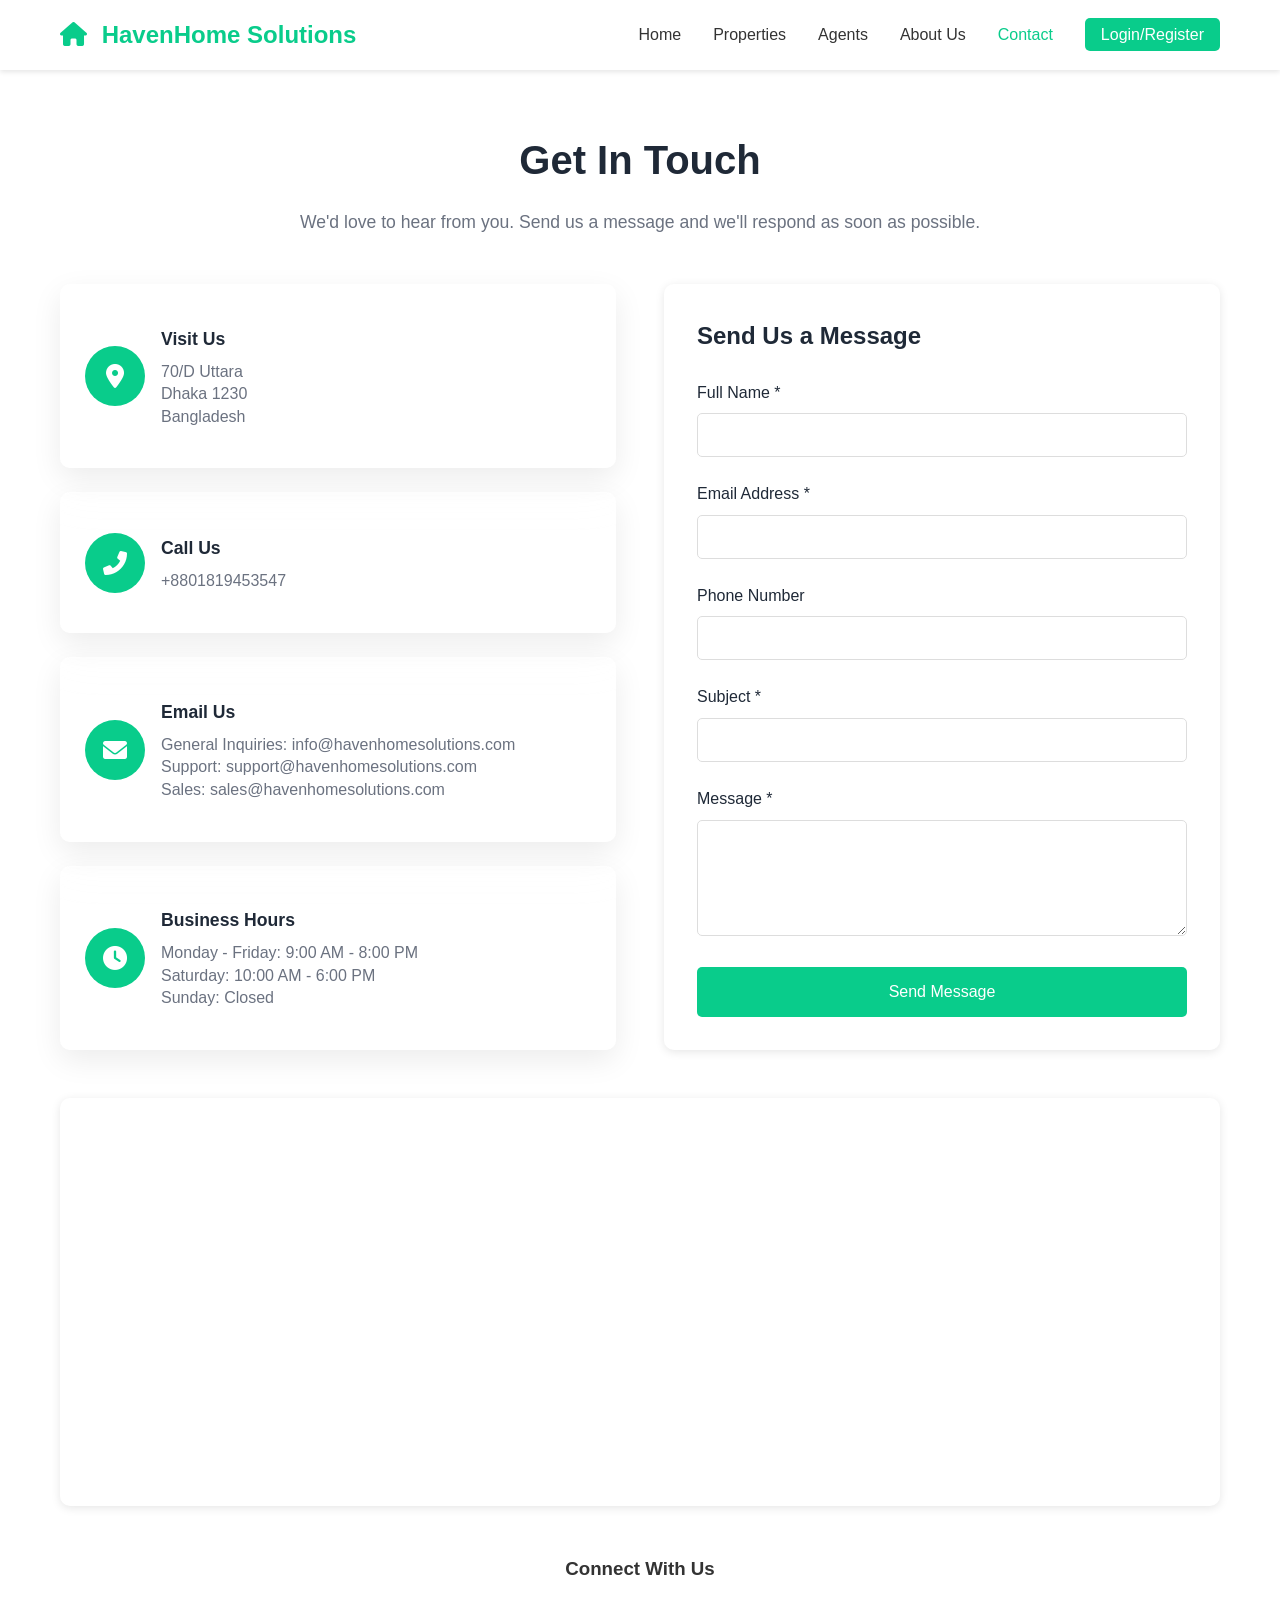
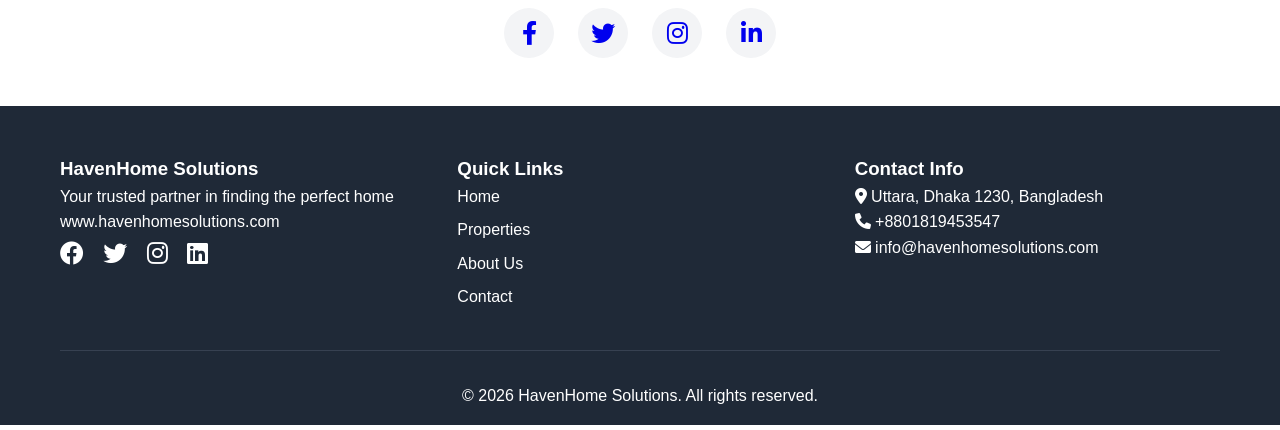
<file: contact.html>
<!DOCTYPE html>
<html lang="en">
<head>
    <meta charset="UTF-8">
    <meta name="viewport" content="width=device-width, initial-scale=1.0">
    <meta name="description" content="Contact HavenHome Solutions for property inquiries, support, and real estate services in Bangladesh.">
    <meta name="keywords" content="HavenHome Solutions, contact, real estate inquiries, Bangladesh property support">
    <meta name="author" content="HavenHome Solutions">
    <meta name="robots" content="index, follow">
    <link rel="canonical" href="https://www.havenhomesolutions.com/contact.html">
    <meta property="og:title" content="Contact HavenHome Solutions — Real Estate Support in Bangladesh">
    <meta property="og:description" content="Reach out to HavenHome Solutions for property listings, support, and expert real estate guidance.">
    <meta property="og:url" content="https://www.havenhomesolutions.com/contact.html">
    <meta property="og:type" content="website">
    <meta property="og:image" content="https://images.unsplash.com/photo-1484704849700-f032a568e944?auto=format&fit=crop&w=1950&q=80">
    <title>Contact Us - HavenHome Solutions </title>
    <link rel="stylesheet" href="style.css">
    <link href="https://cdnjs.cloudflare.com/ajax/libs/font-awesome/6.0.0/css/all.min.css" rel="stylesheet">
    <style>
        /* Contact page specific styles */
        body {
            background: transparent;
            min-height: 100vh;
        }

        .contact-page {
            margin-top: 80px;
            padding: 3rem 0;
            background: rgba(255, 255, 255, 0.06);
            min-height: calc(100vh - 80px);
            backdrop-filter: blur(12px);
        }
        
        .contact-header {
            text-align: center;
            margin-bottom: 3rem;
        }
        
        .contact-header h1 {
            font-size: 2.5rem;
            color: #1f2937;
            margin-bottom: 1rem;
        }
        
        .contact-header p {
            color: #6b7280;
            font-size: 1.1rem;
        }
        
        .contact-grid {
            display: grid;
            grid-template-columns: 1fr 1fr;
            gap: 3rem;
        }
        
        /* Contact Info Cards */
        .contact-info {
            display: grid;
            gap: 1.5rem;
        }
        
        .info-card {
            position: relative;
            overflow: hidden;
            background: rgba(255, 255, 255, 0.06);
            padding: 1.5rem;
            border-radius: 10px;
            box-shadow: 0 10px 30px rgba(0,0,0,0.08);
            display: flex;
            align-items: center;
            gap: 1rem;
            transition: transform 0.25s ease, box-shadow 0.25s ease, background 0.25s ease;
            backdrop-filter: blur(22px);
            -webkit-backdrop-filter: blur(22px);
            border: 1px solid rgba(255, 255, 255, 0.35);
            cursor: pointer;
        }
        
        .info-card::after {
            content: '';
            position: absolute;
            top: 50%;
            left: 50%;
            width: 0;
            height: 0;
            background: rgba(9, 204, 139, 0.16);
            border-radius: 50%;
            transform: translate(-50%, -50%);
            opacity: 0;
            transition: width 0.35s ease, height 0.35s ease, opacity 0.35s ease;
        }
        
        .info-card:hover {
            transform: translateY(-8px) scale(1.01);
            box-shadow: 0 18px 45px rgba(0,0,0,0.16);
            background: rgba(255, 255, 255, 0.12);
        }
        
        .info-card:hover::after {
            width: 180%;
            height: 180%;
            opacity: 1;
        }
        
        .info-card:hover .info-icon {
            transform: scale(1.12);
            background: linear-gradient(135deg, #07b377, #09cc8b);
        }
        
        .info-icon {
            width: 60px;
            height: 60px;
            background: #09cc8b;
            border-radius: 50%;
            display: flex;
            align-items: center;
            justify-content: center;
            transition: transform 0.25s ease, background 0.25s ease;
        }
        
        .info-icon i {
            font-size: 1.5rem;
            color: white;
        }
        
        .info-content h3 {
            font-size: 1.1rem;
            margin-bottom: 0.5rem;
            color: #1f2937;
        }
        
        .info-content p {
            color: #6b7280;
            line-height: 1.4;
        }
        
        /* Contact Form */
        .contact-form-container {
            background: rgba(255, 255, 255, 0.04);
            padding: 2rem;
            border-radius: 10px;
            box-shadow: 0 2px 10px rgba(0,0,0,0.1);
            backdrop-filter: blur(20px);
            -webkit-backdrop-filter: blur(20px);
            border: 1px solid rgba(255, 255, 255, 0.4);
        }
        
        .contact-form-container h2 {
            margin-bottom: 1.5rem;
            color: #1f2937;
        }
        
        .form-group {
            margin-bottom: 1.5rem;
        }
        
        .form-group label {
            display: block;
            margin-bottom: 0.5rem;
            color: #1f2937;
            font-weight: 500;
        }
        
        .form-group input,
        .form-group textarea {
            width: 100%;
            padding: 0.75rem;
            border: 1px solid #ddd;
            border-radius: 5px;
            font-size: 1rem;
            transition: border-color 0.3s;
        }
        
        .form-group input:focus,
        .form-group textarea:focus {
            outline: none;
            border-color: #09cc8b;
        }
        
        .form-group textarea {
            resize: vertical;
        }
        
        .submit-btn {
            width: 100%;
            padding: 1rem;
            background: #09cc8b;
            color: white;
            border: none;
            border-radius: 5px;
            font-size: 1rem;
            cursor: pointer;
            transition: background 0.3s;
        }
        
        .submit-btn:hover {
            background: #07b377;
        }
        
        /* Map Section */
        .map-section {
            margin-top: 3rem;
        }
        
        .map-container {
            border-radius: 10px;
            overflow: hidden;
            box-shadow: 0 2px 10px rgba(0,0,0,0.1);
        }
        
        .map-container iframe {
            width: 100%;
            height: 400px;
            border: none;
        }
        
        /* Social Media Section */
        .social-section {
            margin-top: 3rem;
            text-align: center;
        }
        
        .social-section h3 {
            margin-bottom: 1.5rem;
            color: #333;
        }
        
        .social-icons {
            display: flex;
            justify-content: center;
            gap: 1.5rem;
        }
        
        .social-icon {
            width: 50px;
            height: 50px;
            background: #f3f4f6;
            border-radius: 50%;
            display: flex;
            align-items: center;
            justify-content: center;
            transition: all 0.3s;
            text-decoration: none;
        }
        
        .social-icon i {
            font-size: 1.5rem;
        }
        
        .social-icon:hover {
            transform: translateY(-3px);
        }
        
        .social-icon.facebook:hover { background: #1877f2; }
        .social-icon.twitter:hover { background: #1da1f2; }
        .social-icon.instagram:hover { background: #e4405f; }
        .social-icon.linkedin:hover { background: #0077b5; }
        
        .social-icon.facebook:hover i,
        .social-icon.twitter:hover i,
        .social-icon.instagram:hover i,
        .social-icon.linkedin:hover i {
            color: white;
        }
        
        /* Success Message */
        .success-message {
            background: #10b981;
            color: white;
            padding: 1rem;
            border-radius: 5px;
            margin-bottom: 1rem;
            text-align: center;
            animation: slideIn 0.3s ease;
        }
        
        .error-message {
            background: #ef4444;
            color: white;
            padding: 1rem;
            border-radius: 5px;
            margin-bottom: 1rem;
            text-align: center;
            animation: slideIn 0.3s ease;
        }
        
        @keyframes slideIn {
            from {
                transform: translateY(-20px);
                opacity: 0;
            }
            to {
                transform: translateY(0);
                opacity: 1;
            }
        }
        
        /* Responsive */
        @media (max-width: 768px) {
            .contact-grid {
                grid-template-columns: 1fr;
                gap: 2rem;
            }
            
            .contact-header h1 {
                font-size: 2rem;
            }
            
            .info-card {
                padding: 1rem;
            }
            
            .info-icon {
                width: 50px;
                height: 50px;
            }
        }
    </style>
</head>
<body>
    <!-- Navigation Bar -->
    <nav class="navbar">
        <div class="container">
            <div class="logo">
                <i class="fas fa-home"></i>
                <span>HavenHome Solutions</span>
            </div>
            <ul class="nav-menu">
                <li><a href="index.html">Home</a></li>
                <li><a href="properties.html">Properties</a></li>
                <li><a href="agent.html">Agents</a></li>
                <li><a href="about.html">About Us</a></li>
                <li><a href="contact.html" class="active">Contact</a></li>
                <li><a href="admin-login.html" class="login-btn">Login/Register</a></li>
            </ul>
            <div class="hamburger">
                <span></span>
                <span></span>
                <span></span>
            </div>
        </div>
    </nav>

    <!-- Contact Page Content -->
    <div class="contact-page">
        <div class="container">
            <div class="contact-header">
                <h1>Get In Touch</h1>
                <p>We'd love to hear from you. Send us a message and we'll respond as soon as possible.</p>
            </div>
            
            <div class="contact-grid">
                <!-- Contact Information -->
                <div class="contact-info">
                    <div class="info-card">
                        <div class="info-icon">
                            <i class="fas fa-map-marker-alt"></i>
                        </div>
                        <div class="info-content">
                            <h3>Visit Us</h3>
                            <p>70/D Uttara<br>Dhaka 1230<br>Bangladesh</p>
                        </div>
                    </div>
                    
                    <div class="info-card">
                        <div class="info-icon">
                            <i class="fas fa-phone-alt"></i>
                        </div>
                        <div class="info-content">
                            <h3>Call Us</h3>
                            <p>+8801819453547</p>
                        </div>
                    </div>
                    
                    <div class="info-card">
                        <div class="info-icon">
                            <i class="fas fa-envelope"></i>
                        </div>
                        <div class="info-content">
                            <h3>Email Us</h3>
                            <p>General Inquiries: info@havenhomesolutions.com<br>Support: support@havenhomesolutions.com<br>Sales: sales@havenhomesolutions.com</p>
                        </div>
                    </div>
                    
                    <div class="info-card">
                        <div class="info-icon">
                            <i class="fas fa-clock"></i>
                        </div>
                        <div class="info-content">
                            <h3>Business Hours</h3>
                            <p>Monday - Friday: 9:00 AM - 8:00 PM<br>Saturday: 10:00 AM - 6:00 PM<br>Sunday: Closed</p>
                        </div>
                    </div>
                </div>
                
                <!-- Contact Form -->
                <div class="contact-form-container">
                    <h2>Send Us a Message</h2>
                    <form id="contactForm">
                        <div class="form-group">
                            <label for="name">Full Name *</label>
                            <input type="text" id="name" name="name" required>
                        </div>
                        
                        <div class="form-group">
                            <label for="email">Email Address *</label>
                            <input type="email" id="email" name="email" required>
                        </div>
                        
                        <div class="form-group">
                            <label for="phone">Phone Number</label>
                            <input type="tel" id="phone" name="phone">
                        </div>
                        
                        <div class="form-group">
                            <label for="subject">Subject *</label>
                            <input type="text" id="subject" name="subject" required>
                        </div>
                        
                        <div class="form-group">
                            <label for="message">Message *</label>
                            <textarea id="message" name="message" rows="5" required></textarea>
                        </div>
                        
                        <button type="submit" class="submit-btn">Send Message</button>
                    </form>
                </div>
            </div>
            
            <!-- Google Maps Integration -->
            <div class="map-section">
                <div class="map-container">
                    <iframe 
                        src="https://www.google.com/maps/embed?pb=!1m18!1m12!1m3!1d3651.167101741184!2d90.37083091548314!3d23.750869594645187!2m3!1f0!2f0!3f0!3m2!1i1024!2i768!4f13.1!3m3!1m2!1s0x3755b8560411cacd%3A0x65af5ecdbb041d92!2sDhaka%2C%20Bangladesh!5e0!3m2!1sen!2sbd!4v1710000000000!5m2!1sen!2sbd" 
                        allowfullscreen="" 
                        loading="lazy">
                    </iframe>
                </div>
            </div>
            
            <!-- Social Media Links -->
            <div class="social-section">
                <h3>Connect With Us</h3>
                <div class="social-icons">
                    <a href="#" class="social-icon facebook">
                        <i class="fab fa-facebook-f"></i>
                    </a>
                    <a href="#" class="social-icon twitter">
                        <i class="fab fa-twitter"></i>
                    </a>
                    <a href="#" class="social-icon instagram">
                        <i class="fab fa-instagram"></i>
                    </a>
                    <a href="#" class="social-icon linkedin">
                        <i class="fab fa-linkedin-in"></i>
                    </a>
                </div>
            </div>
        </div>
    </div>

    <!-- Footer -->
    <footer class="footer">
        <div class="container">
            <div class="footer-content">
                <div class="footer-section">
                    <h3>HavenHome Solutions</h3>
                    <p>Your trusted partner in finding the perfect home</p>
                    <p><a href="https://www.havenhomesolutions.com" target="_blank" rel="noopener">www.havenhomesolutions.com</a></p>
                    <div class="social-links">
                        <a href="#"><i class="fab fa-facebook"></i></a>
                        <a href="#"><i class="fab fa-twitter"></i></a>
                        <a href="#"><i class="fab fa-instagram"></i></a>
                        <a href="#"><i class="fab fa-linkedin"></i></a>
                    </div>
                </div>
                <div class="footer-section">
                    <h3>Quick Links</h3>
                    <ul>
                        <li><a href="index.html">Home</a></li>
                        <li><a href="properties.html">Properties</a></li>
                        <li><a href="about.html">About Us</a></li>
                        <li><a href="contact.html">Contact</a></li>
                    </ul>
                </div>
                <div class="footer-section">
                    <h3>Contact Info</h3>
                    <p><i class="fas fa-map-marker-alt"></i> Uttara, Dhaka 1230, Bangladesh</p>
                    <p><i class="fas fa-phone"></i> +8801819453547</p>
                    <p><i class="fas fa-envelope"></i> info@havenhomesolutions.com</p>
                </div>
            </div>
            <div class="footer-bottom">
                <p>&copy; 2026 HavenHome Solutions. All rights reserved.</p>
            </div>
        </div>
    </footer>

    <script>
        const API_URL = 'http://localhost:5000/api';
        
        // Handle contact form submission
        const contactForm = document.getElementById('contactForm');
        
        contactForm.addEventListener('submit', async (e) => {
            e.preventDefault();
            
            // Get form data
            const formData = {
                name: document.getElementById('name').value,
                email: document.getElementById('email').value,
                phone: document.getElementById('phone').value,
                subject: document.getElementById('subject').value,
                message: document.getElementById('message').value,
                createdAt: new Date().toISOString()
            };
            
            // Validate form
            if (!formData.name || !formData.email || !formData.subject || !formData.message) {
                showMessage('Please fill in all required fields', 'error');
                return;
            }
            
            // Validate email
            const emailRegex = /^[^\s@]+@[^\s@]+\.[^\s@]+$/;
            if (!emailRegex.test(formData.email)) {
                showMessage('Please enter a valid email address', 'error');
                return;
            }
            
            // Show loading state
            const submitBtn = document.querySelector('.submit-btn');
            const originalText = submitBtn.textContent;
            submitBtn.textContent = 'Sending...';
            submitBtn.disabled = true;
            
            try {
                // Send to backend API
                const response = await fetch(`${API_URL}/contact`, {
                    method: 'POST',
                    headers: {
                        'Content-Type': 'application/json',
                    },
                    body: JSON.stringify(formData)
                });
                
                if (response.ok) {
                    showMessage('Thank you! Your message has been sent successfully.', 'success');
                    contactForm.reset();
                } else {
                    throw new Error('Failed to send message');
                }
            } catch (error) {
                console.error('Error sending message:', error);
                // Store in localStorage as backup when backend is not available
                saveMessageLocally(formData);
                showMessage('Your message has been saved locally. We will get back to you soon!', 'success');
                contactForm.reset();
            } finally {
                submitBtn.textContent = originalText;
                submitBtn.disabled = false;
            }
        });
        
        // Save message locally (backup when backend is not available)
        function saveMessageLocally(message) {
            let messages = JSON.parse(localStorage.getItem('contactMessages') || '[]');
            messages.push(message);
            localStorage.setItem('contactMessages', JSON.stringify(messages));
        }
        
        // Show success/error message
        function showMessage(message, type) {
            // Remove existing messages
            const existingMessage = document.querySelector('.success-message, .error-message');
            if (existingMessage) {
                existingMessage.remove();
            }
            
            // Create new message element
            const messageDiv = document.createElement('div');
            messageDiv.className = type === 'success' ? 'success-message' : 'error-message';
            messageDiv.textContent = message;
            
            // Insert at top of form
            const form = document.getElementById('contactForm');
            form.insertBefore(messageDiv, form.firstChild);
            
            // Auto-remove after 5 seconds
            setTimeout(() => {
                messageDiv.remove();
            }, 5000);
        }
        
        // Load saved messages from localStorage (for admin reference)
        function loadSavedMessages() {
            const messages = JSON.parse(localStorage.getItem('contactMessages') || '[]');
            if (messages.length > 0 && window.location.href.includes('admin')) {
                console.log('Saved contact messages:', messages);
            }
        }
        
        // Add input validation on blur
        const inputs = document.querySelectorAll('input, textarea');
        inputs.forEach(input => {
            input.addEventListener('blur', () => {
                if (input.hasAttribute('required') && !input.value.trim()) {
                    input.style.borderColor = '#ef4444';
                } else if (input.type === 'email' && input.value && !/^[^\s@]+@[^\s@]+\.[^\s@]+$/.test(input.value)) {
                    input.style.borderColor = '#ef4444';
                } else {
                    input.style.borderColor = '#ddd';
                }
            });
            
            input.addEventListener('focus', () => {
                input.style.borderColor = '#ddd';
            });
        });
        
        // Initialize page
        document.addEventListener('DOMContentLoaded', () => {
            loadSavedMessages();
            
            // Add animation to info cards
            const infoCards = document.querySelectorAll('.info-card');
            infoCards.forEach((card, index) => {
                card.style.opacity = '0';
                card.style.transform = 'translateY(20px)';
                setTimeout(() => {
                    card.style.transition = 'all 0.5s ease';
                    card.style.opacity = '1';
                    card.style.transform = 'translateY(0)';
                }, index * 100);
            });
        });
        
        // Mobile menu toggle
        const hamburger = document.querySelector('.hamburger');
        const navMenu = document.querySelector('.nav-menu');
        
        hamburger?.addEventListener('click', () => {
            hamburger.classList.toggle('active');
            navMenu.classList.toggle('active');
        });
    </script>
</body>
</html>
</file>
<file: style.css>
/* css/style.css */
@keyframes fadeInDown {
    from {
        opacity: 0;
        transform: translateY(-30px);
    }
    to {
        opacity: 1;
        transform: translateY(0);
    }
}

@keyframes fadeInUp {
    from {
        opacity: 0;
        transform: translateY(30px);
    }
    to {
        opacity: 1;
        transform: translateY(0);
    }
}
* {
    margin: 0;
    padding: 0;
    box-sizing: border-box;
}

body {
    font-family: 'Segoe UI', Tahoma, Geneva, Verdana, sans-serif;
    line-height: 1.6;
    color: #8af7c0b7;
    background: radial-gradient(circle at top left, rgba(139, 92, 246, 0.18), transparent 18%),
                radial-gradient(circle at bottom right, rgba(14, 165, 233, 0.20), transparent 20%),
                linear-gradient(135deg, #050612 0%, #08091f 40%, #060e19 100%);
    min-height: 100vh;
    background-attachment: fixed;
}

.container {
    max-width: 1200px;
    margin: 0 auto;
    padding: 0 20px;
}

/* Navigation */
.navbar {
    background: #fff;
    box-shadow: 0 2px 5px rgba(0,0,0,0.1);
    position: fixed;
    width: 100%;
    top: 0;
    z-index: 1000;
}

.navbar .container {
    display: flex;
    justify-content: space-between;
    align-items: center;
    padding: 1rem 20px;
}

.logo {
    font-size: 1.5rem;
    font-weight: bold;
    color: #09cc8b;
}

.logo i {
    margin-right: 8px;
}

.nav-menu {
    display: flex;
    list-style: none;
    gap: 2rem;
}

.nav-menu a {
    text-decoration: none;
    color: #333;
    transition: color 0.3s;
}

.nav-menu a:hover,
.nav-menu a.active {
    color: #09cc8b;
    color: lch();
}

.nav-menu a:hover,
.nav-menu a.active {
    color: #09cc8b;
}

/* Login Button */
.login-btn {
    background: #09cc8b;
    color: white !important;
    padding: 0.5rem 1rem;
    border-radius: 5px;
    transition: all 0.3s ease;
    position: relative;
    overflow: hidden;
}

/* Hover Animation */
.login-btn:hover {
    background: #07a873;
    transform: translateY(-3px);
    box-shadow: 0 8px 20px rgba(0,0,0,0.2);
}

/* Click Effect */
.login-btn:active {
    transform: scale(0.95);
}


.hamburger {
    display: none;
    flex-direction: column;
    cursor: pointer;
}

.hamburger span {
    width: 25px;
    height: 3px;
    background: #333;
    margin: 3px 0;
    transition: 0.3s;
}

.hero {
    height: 100vh;
    background-size: cover;
    background-position: center;
    background-repeat: no-repeat;
    animation: bgSlider 30s infinite, zoomEffect 30s infinite;

    display: flex;
    align-items: center;
    justify-content: center;
    text-align: center;
}

@keyframes zoomEffect {
    0% { background-size: 100%; }
    50% { background-size: 110%; }
    100% { background-size: 100%; }
}


/* Slider Animation */
@keyframes bgSlider {
    0% {
        background: linear-gradient(rgba(0,0,0,0.6), rgba(0,0,0,0.6)),
        url('https://images.unsplash.com/photo-1512453979798-5ea266f8880c?auto=format&fit=crop&w=1920&q=80');
    }
    33% {
        background: linear-gradient(rgba(0,0,0,0.6), rgba(0,0,0,0.6)),
        url('https://images.unsplash.com/photo-1502672260266-1c1ef2d93688?auto=format&fit=crop&w=1920&q=80');
    }
    66% {
        background: linear-gradient(rgba(0,0,0,0.6), rgba(0,0,0,0.6)),
        url('https://images.unsplash.com/photo-1570129477492-45c003edd2be?auto=format&fit=crop&w=1920&q=80');
    }
    75% {
        background: linear-gradient(rgba(0,0,0,0.6), rgba(0,0,0,0.6)),
        url('https://images.unsplash.com/photo-1600607687939-ce8a6c25118c?auto=format&fit=crop&w=1920&q=80');
    }
    100% {
        background: linear-gradient(rgba(0,0,0,0.6), rgba(0,0,0,0.6)),
        url('https://images.unsplash.com/photo-1600607687939-ce8a6c25118c?auto=format&fit=crop&w=1920&q=80');
    }
}

/* Content Styling */
.hero-content {
    color: #fff;
    max-width: 800px;
}

/* Title */
.hero h1 {
    font-size: 55px;
    font-weight: bold;
    margin-bottom: 15px;
    animation: fadeInDown 3s ease;
}

/* Subtitle */
.hero p {
    font-size: 20px;
    margin-bottom: 30px;
    animation: fadeInUp 3s ease;
}

.search-container {
    background: rgba(255, 255, 255, 0.95);
    padding: 15px;
    border-radius: 10px;
    margin-top: 20px;
}

.search-group input,
.search-group select {
    padding: 10px;
    border: none;
    outline: none;
}

.search-btn {
    background: #00b894;
    color: white;
    padding: 10px 20px;
    border: none;
    border-radius: 5px;
    cursor: pointer;
}

.search-btn:hover {
    background: #019874;
}

.advanced-search {
    display: grid;
    grid-template-columns: repeat(auto-fit, minmax(200px, 1fr));
    gap: 1rem;
}

.search-group {
    position: relative;
}

.search-group i {
    position: absolute;
    left: 12px;
    top: 50%;
    transform: translateY(-50%);
    color: #999;
}

.search-group input,
.search-group select {
    width: 100%;
    padding: 12px 12px 12px 35px;
    border: 1px solid #ddd;
    border-radius: 5px;
    font-size: 1rem;
}

.search-btn {
    background: #0ccf84;
    color: white;
    border: none;
    padding: 12px;
    border-radius: 5px;
    cursor: pointer;
    font-size: 1rem;
    transition: background 0.5s;
}

.search-btn:hover {
    background: #0abd87;
}

/* Properties Grid */
.featured-properties {
    padding: 4rem 0;
}

.properties-grid {
    display: grid;
    grid-template-columns: repeat(auto-fill, minmax(300px, 1fr));
    gap: 2rem;
    margin-top: 2rem;
}

.property-card {
    background: white;
    border-radius: 10px;
    overflow: hidden;
    box-shadow: 0 2px 10px rgba(0,0,0,0.1);
    transition: transform 0.3s;
}

.property-card:hover {
    transform: translateY(-5px);
}

.property-image {
    width: 100%;
    height: 200px;
    object-fit: cover;
}

.property-info {
    padding: 1.5rem;
}

.property-title {
    font-size: 1.25rem;
    font-weight: bold;
    margin-bottom: 0.5rem;
}

.property-price {
    color: #2563eb;
    font-size: 1.5rem;
    font-weight: bold;
    margin: 0.5rem 0;
}

.property-location {
    color: #666;
    margin-bottom: 0.5rem;
}

.property-details {
    display: flex;
    gap: 1rem;
    margin-top: 1rem;
    color: #666;
}

.btn {
    display: inline-block;
    padding: 0.75rem 1.5rem;
    background: #2563eb;
    color: white;
    text-decoration: none;
    border-radius: 5px;
    margin-top: 1rem;
    transition: background 0.3s;
}

.btn:hover {
    background: #1d4ed8;
}

/* Why Choose Us */
.why-choose-us {
    background: #0cc267a6;
    padding: 4rem 0;
}

.features-grid {
    display: grid;
    grid-template-columns: repeat(auto-fit, minmax(250px, 1fr));
    gap: 2rem;
    margin-top: 2rem;
}

.feature {
    text-align: center;
    padding: 2rem;
}

.feature i {
    font-size: 3rem;
    color: #2563eb;
    margin-bottom: 1rem;
}

/* Feature Box Styling */
.feature {
    background: #fff;
    padding: 25px 20px;
    text-align: center;
    border-radius: 12px;
    transition: transform 0.3s ease, box-shadow 0.3s ease;
    cursor: pointer;
}

/* Icon Styling */
.feature i {
    font-size: 40px;
    color: #00b894;
    margin-bottom: 15px;
    transition: transform 0.3s ease, color 0.3s ease;
}

/* Hover Effect: Popup */
.feature:hover {
    transform: translateY(-15px) scale(1.05);
    box-shadow: 0 15px 30px rgba(0, 0, 0, 0.2);
}

/* Icon Animation on Hover */
.feature:hover i {
    transform: rotate(15deg) scale(1.2);
    color: #019874;
}

/* Optional: Smooth text color change */
.feature:hover h3,
.feature:hover p {
    color: #333;
}

/* Footer */
.footer {
    background: #1f2937;
    color: white;
    padding: 3rem 0 1rem;
}

.footer-content {
    display: grid;
    grid-template-columns: repeat(auto-fit, minmax(250px, 1fr));
    gap: 2rem;
    margin-bottom: 2rem;
}

/* Social Links Container */
.social-links a {
    display: inline-block;
    margin-right: 15px;
    color: #fff; /* or footer text color */
    font-size: 24px;
    transition: transform 0.3s ease, color 0.3s ease;
    position: relative;
}

/* Hover Animation: Scale & Color */
.social-links a:hover {
    transform: scale(1.3) rotate(10deg);
    color: #00b894; /* Change to your preferred color */
}

/* Floating Animation: Continuous subtle move */
@keyframes float {
    0% { transform: translateY(0); }
    50% { transform: translateY(-5px); }
    100% { transform: translateY(0); }
}

.social-links a {
    animation: float 3s ease-in-out infinite;
}

/* Optional: Delay each icon differently for staggered effect */
.social-links a:nth-child(1) { animation-delay: 0s; }
.social-links a:nth-child(2) { animation-delay: 0.2s; }
.social-links a:nth-child(3) { animation-delay: 0.4s; }
.social-links a:nth-child(4) { animation-delay: 0.6s; }

.footer-section ul {
    list-style: none;
}

.footer-section ul li {
    margin-bottom: 0.5rem;
}

.footer-section a {
    color: white;
    text-decoration: none;
}

.footer-bottom {
    text-align: center;
    padding-top: 2rem;
    border-top: 1px solid #374151;
}

/* Agents Section */
.agents-section {
    padding: 5rem 0;
    background: #f8fafc;
}

.section-header {
    text-align: center;
    margin-bottom: 3rem;
}

.section-header h2 {
    font-size: 2.5rem;
    color: #1f2937;
    margin-bottom: 1rem;
}

.section-header p {
    font-size: 1.1rem;
    color: #6b7280;
    max-width: 600px;
    margin: 0 auto;
}

.agents-grid {
    display: grid;
    grid-template-columns: repeat(auto-fit, minmax(350px, 1fr));
    gap: 2rem;
}

.agent-card {
    background: white;
    border-radius: 12px;
    overflow: hidden;
    box-shadow: 0 4px 6px rgba(0, 0, 0, 0.1);
    transition: transform 0.3s ease, box-shadow 0.3s ease;
}

.agent-card:hover {
    transform: translateY(-5px);
    box-shadow: 0 10px 25px rgba(0, 0, 0, 0.15);
}

.agent-image {
    position: relative;
    height: 300px;
    overflow: hidden;
}

.agent-image img {
    width: 100%;
    height: 100%;
    object-fit: cover;
}

.agent-icon {
    width: 100%;
    height: 100%;
    display: flex;
    align-items: center;
    justify-content: center;
    background: linear-gradient(135deg, rgba(9, 204, 139, 0.12), rgba(7, 179, 119, 0.08));
    color: #0a7c54;
    font-size: 4rem;
}

.agent-overlay {
    position: absolute;
    top: 0;
    left: 0;
    right: 0;
    bottom: 0;
    background: rgba(0, 0, 0, 0.7);
    display: flex;
    align-items: center;
    justify-content: center;
    opacity: 0;
    transition: opacity 0.3s ease;
}

.agent-card:hover .agent-overlay {
    opacity: 1;
}

.agent-contact {
    display: flex;
    gap: 1rem;
}

.contact-btn {
    width: 50px;
    height: 50px;
    background: #09cc8b;
    color: white;
    border-radius: 50%;
    display: flex;
    align-items: center;
    justify-content: center;
    text-decoration: none;
    transition: background 0.3s ease;
}

.contact-btn:hover {
    background: #07b377;
}

.agent-info {
    padding: 1.5rem;
}

.agent-info h3 {
    font-size: 1.5rem;
    color: #1f2937;
    margin-bottom: 0.5rem;
}

.agent-title {
    color: #09cc8b;
    font-weight: 600;
    margin-bottom: 0.5rem;
}

.agent-specialty {
    color: #6b7280;
    font-size: 0.9rem;
    margin-bottom: 1rem;
}

.agent-details {
    display: flex;
    flex-direction: column;
    gap: 0.5rem;
    margin-bottom: 1rem;
}

.detail-item {
    display: flex;
    align-items: center;
    gap: 0.5rem;
    font-size: 0.9rem;
    color: #4b5563;
}

.detail-item i {
    color: #09cc8b;
    width: 16px;
}

.agent-contact-info {
    margin-bottom: 1rem;
}

.agent-contact-info p {
    display: flex;
    align-items: center;
    gap: 0.5rem;
    font-size: 0.9rem;
    color: #4b5563;
    margin-bottom: 0.25rem;
}

.agent-contact-info i {
    color: #09cc8b;
    width: 16px;
}

.contact-agent-btn {
    width: 100%;
    background: #09cc8b;
    color: white;
    border: none;
    padding: 0.75rem;
    border-radius: 6px;
    font-weight: 600;
    cursor: pointer;
    transition: background 0.3s ease;
}

.contact-agent-btn:hover {
    background: #07b377;
}

/* Why Choose Section */
.why-choose-section {
    padding: 5rem 0;
    background: rgba(10, 194, 117, 0.336);
}

.features-grid {
    display: grid;
    grid-template-columns: repeat(auto-fit, minmax(250px, 1fr));
    gap: 2rem;
    margin-top: 3rem;
}

.feature-card {
    text-align: center;
    padding: 2rem;
    background: #f8fafc;
    border-radius: 12px;
    transition: transform 0.3s ease;
}

.feature-card:hover {
    transform: translateY(-5px);
}

.feature-icon {
    width: 80px;
    height: 80px;
    background: #09cc8b;
    border-radius: 50%;
    display: flex;
    align-items: center;
    justify-content: center;
    margin: 0 auto 1rem;
    font-size: 2rem;
    color: white;
}

.feature-card h3 {
    font-size: 1.25rem;
    color: #1f2937;
    margin-bottom: 1rem;
}

.feature-card p {
    color: #6b7280;
    line-height: 1.6;
}

/* CTA Section */
.cta-section {
    background: linear-gradient(135deg, #09cc8b54, #07b377ea);
    padding: 4rem 0;
    color: white;
}

.cta-content {
    text-align: center;
    max-width: 600px;
    margin: 0 auto;
}

.cta-content h2 {
    font-size: 2.5rem;
    margin-bottom: 1rem;
}

.cta-content p {
    font-size: 1.1rem;
    margin-bottom: 2rem;
    opacity: 0.9;
}

.cta-btn {
    display: inline-block;
    background: white;
    color: #09cc8b;
    padding: 1rem 2rem;
    border-radius: 6px;
    text-decoration: none;
    font-weight: 600;
    transition: all 0.3s ease;
}

.cta-btn:hover {
    background: #f8fafc;
    transform: translateY(-2px);
}

/* Responsive Design */
@media (max-width: 768px) {
    .hamburger {
        display: flex;
    }

    .nav-menu {
        position: fixed;
        left: -100%;
        top: 70px;
        flex-direction: column;
        background-color: white;
        width: 100%;
        text-align: center;
        transition: 0.3s;
        box-shadow: 0 10px 27px rgba(0, 0, 0, 0.05);
        padding: 2rem 0;
    }

    .nav-menu.active {
        left: 0;
    }

    .hero-content h1 {
        font-size: 2rem;
    }

    .advanced-search {
        grid-template-columns: 1fr;
    }

    .properties-grid {
        grid-template-columns: 1fr;
    }

    .agents-grid {
        grid-template-columns: 1fr;
    }

    .features-grid {
        grid-template-columns: 1fr;
    }

    .section-header h2 {
        font-size: 2rem;
    }

    .cta-content h2 {
        font-size: 2rem;
    }
}
@media (max-width: 768px) {
    .hamburger {
        display: flex;
    }
    
    .nav-menu {
        position: fixed;
        left: -100%;
        top: 70px;
        flex-direction: column;
        background-color: white;
        width: 100%;
        text-align: center;
        transition: 0.3s;
        box-shadow: 0 10px 27px rgba(0,0,0,0.05);
        padding: 2rem 0;
    }
    
    .nav-menu.active {
        left: 0;
    }
    
    .hero-content h1 {
        font-size: 2rem;
    }
    
    .advanced-search {
        grid-template-columns: 1fr;
    }
    
    .properties-grid {
        grid-template-columns: 1fr;
    }
}
</file>
